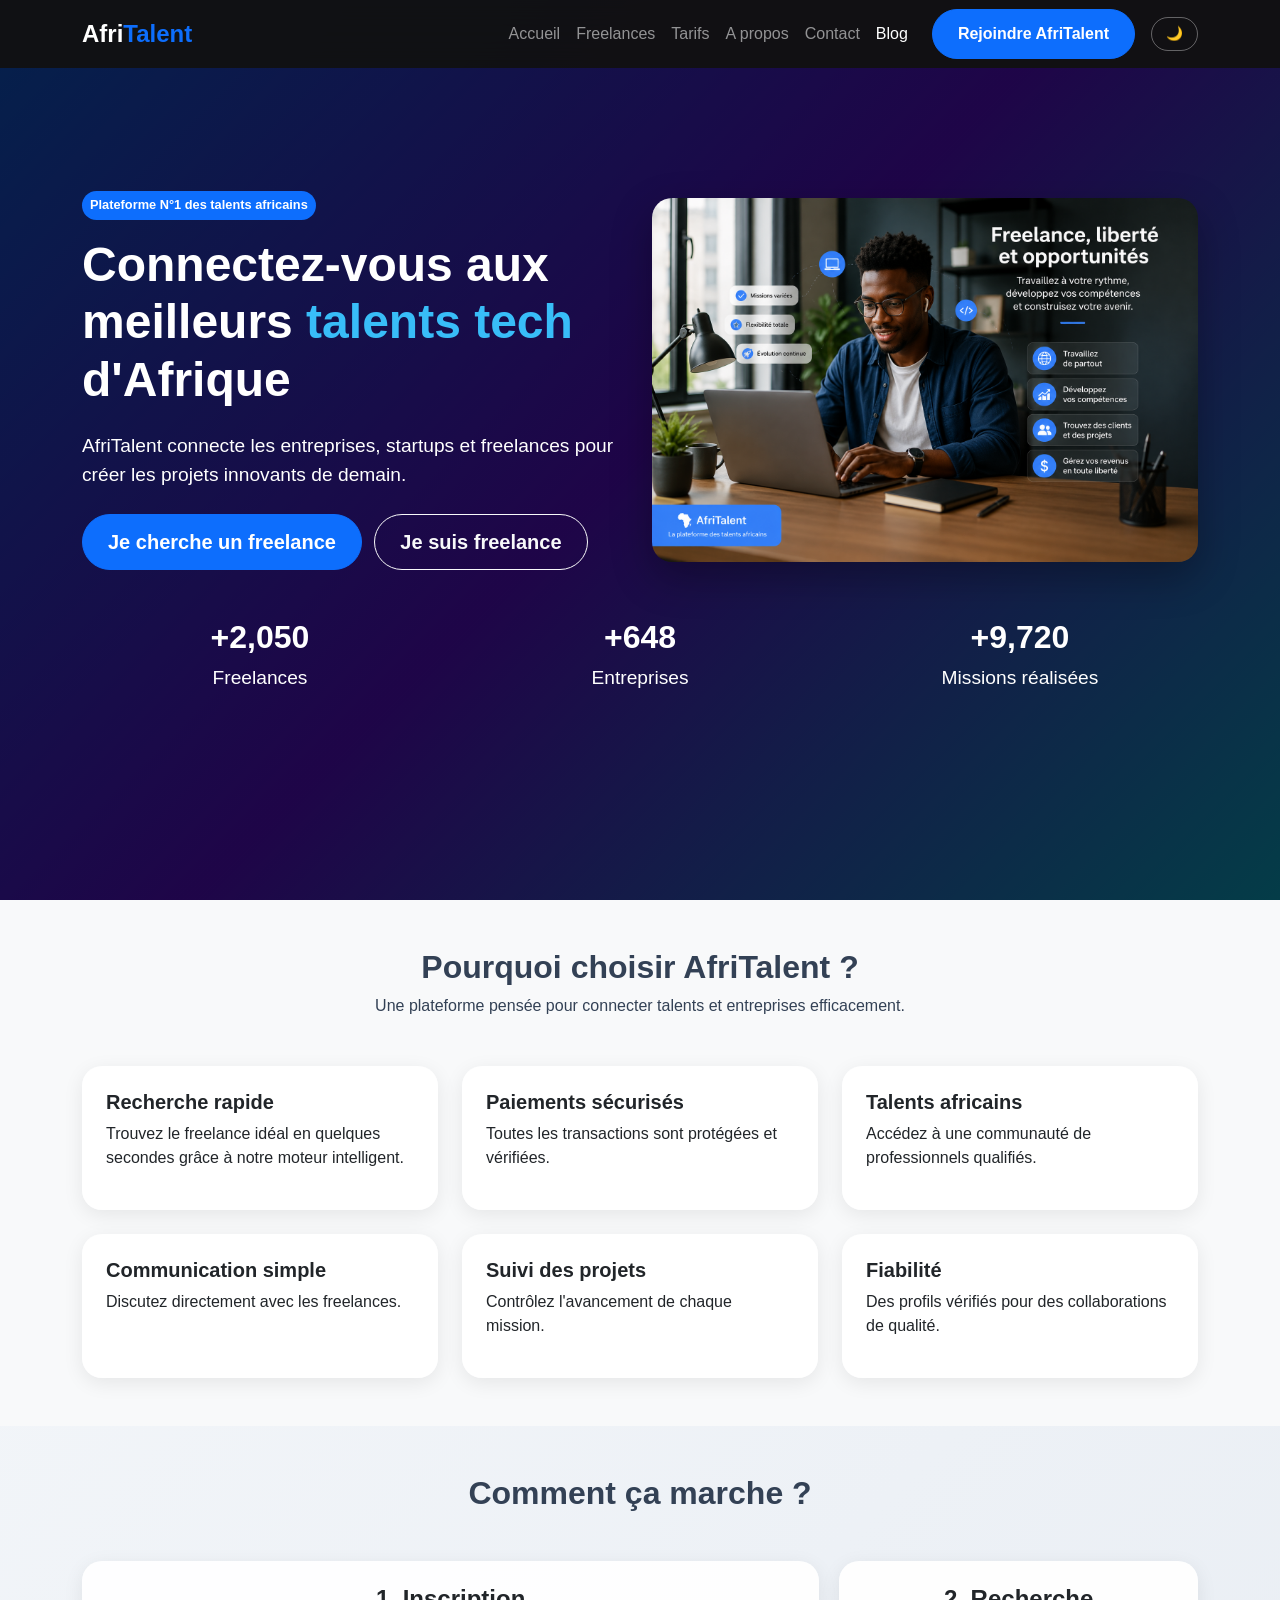
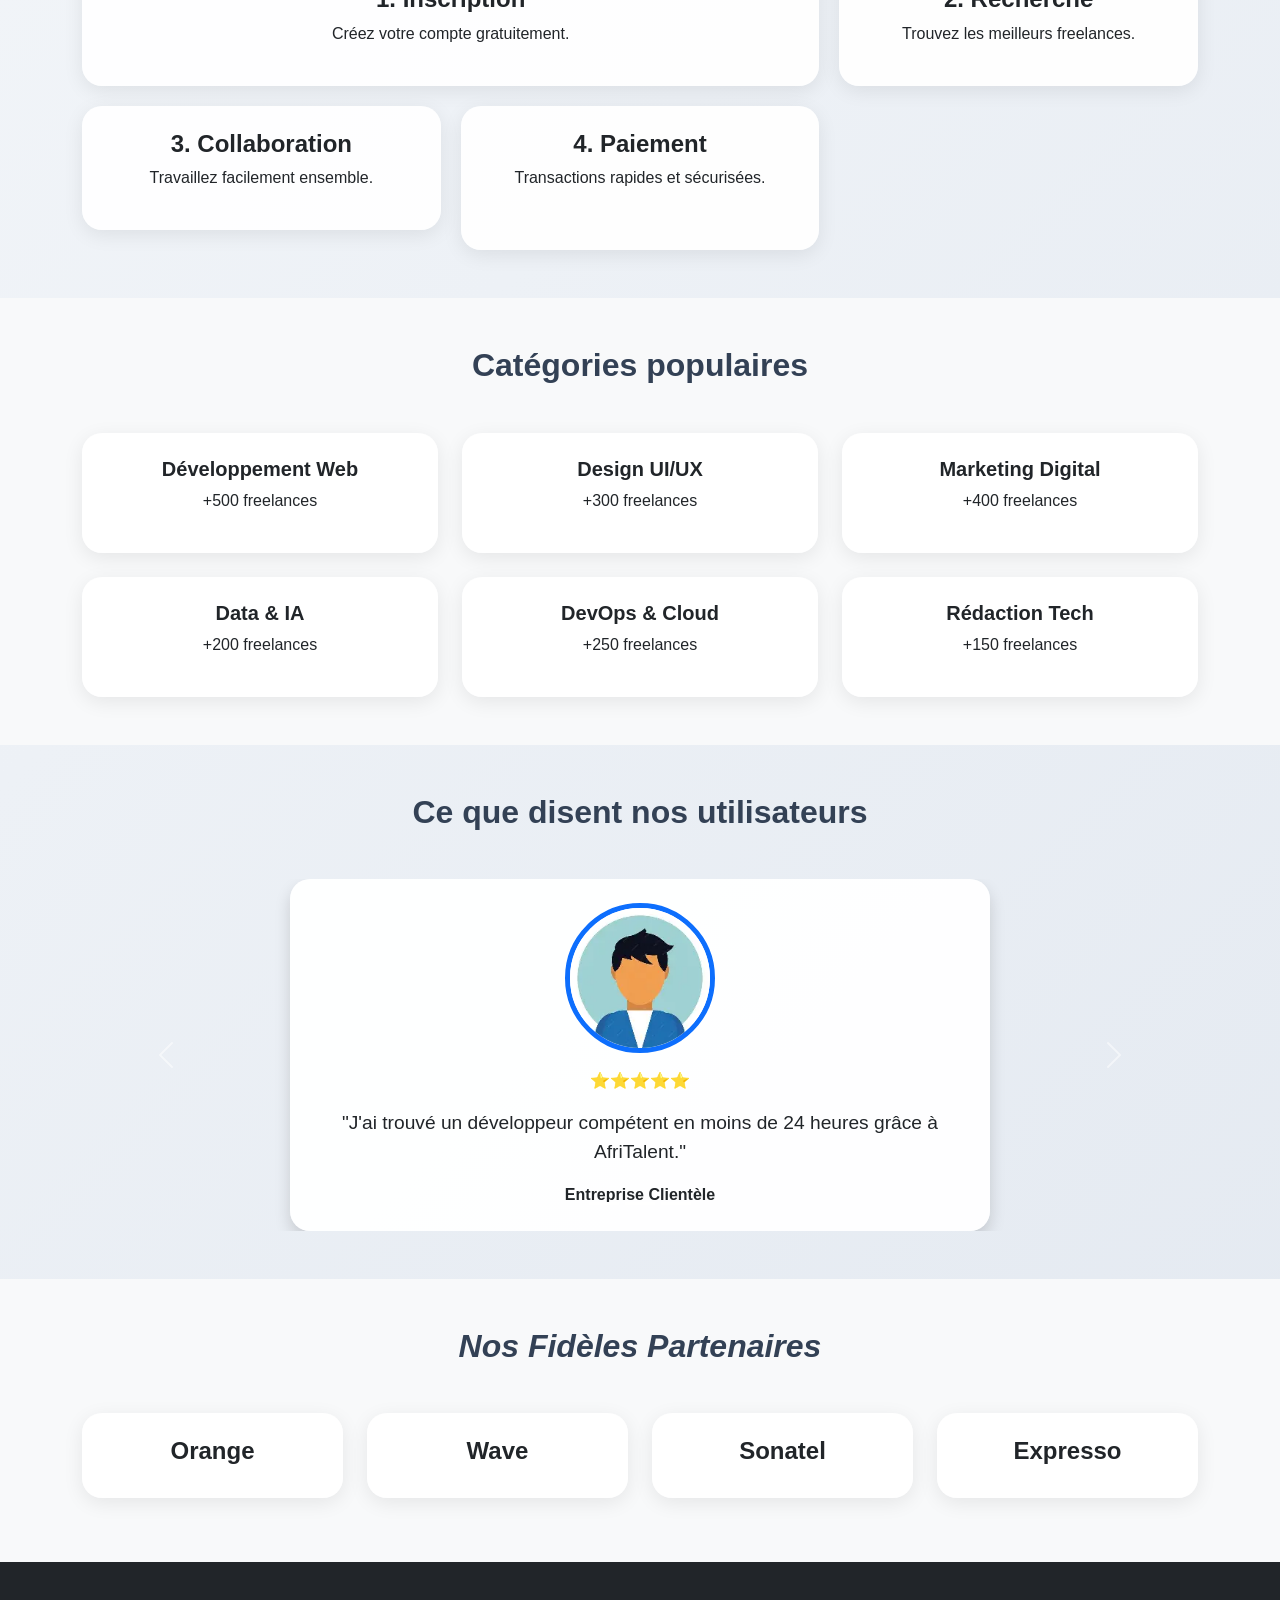
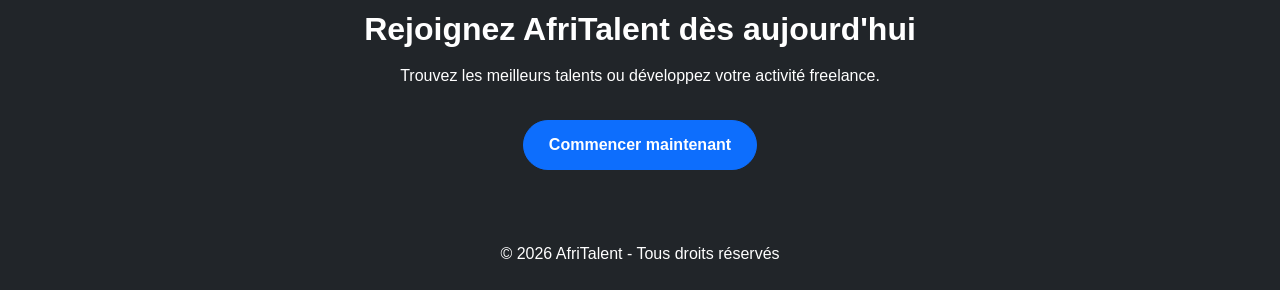
<file: index.html>
<!DOCTYPE html>
<html lang="en">
<head>
    <meta charset="UTF-8">
    <meta name="viewport" content="width=device-width, initial-scale=1.0">
    <title>AfriTalent - Accueil</title>
    <link href="https://cdn.jsdelivr.net/npm/bootstrap@5.3.0/dist/css/bootstrap.min.css" rel="stylesheet">
    <link rel="stylesheet" href="https://cdn.jsdelivr.net/npm/bootstrap-icons@1.11.3/font/bootstrap-icons.min.css">
    <link rel="stylesheet" href="css/style.css">
</head>
<body>

    <div id="loader">
        <div class="spinner"></div>
    </div>
    <button id="topBtn" style="display:none;">↑</button>
    <div id="navOverlay" class="nav-overlay"></div>

    <!-- ================= NAVBAR ================= -->

    <nav class="navbar navbar-expand-lg navbar-dark bg-dark fixed-top">
        <div class="container">
            <a class="navbar-brand fw-bold" href="index.html">
                Afri<span>Talent</span>
            </a>
            <button
                class="navbar-toggler"
                type="button"
                data-bs-toggle="collapse"
                data-bs-target="#navMenu">
                <span class="navbar-toggler-icon"></span>
            </button>
            <div class="collapse navbar-collapse" id="navMenu">
                <ul class="navbar-nav ms-auto align-items-lg-center">
                    <li class="nav-item">
                        <a class="nav-link" href="index.html">
                            Accueil
                        </a>
                    </li>
                    <li class="nav-item">
                        <a class="nav-link" href="freelance.html">
                            Freelances
                        </a>
                    </li>
                    <li class="nav-item">
                        <a class="nav-link" href="tarif.html">
                            Tarifs
                        </a>
                    </li>
                    <li class="nav-item">
                        <a class="nav-link" href="about.html">
                            A propos
                        </a>
                    </li>
                    <li class="nav-item">
                        <a class="nav-link" href="contact.html">
                            Contact
                        </a>
                    </li>
                    <li class="nav-item">
                        <a class="nav-link active" href="blog.html">
                            Blog
                        </a>
                    </li>
                    <!-- BOUTON REJOINDRE -->
                    <li class="nav-item ms-lg-3 mt-3 mt-lg-0">
                        <a href="contact.html"
                        class="btn btn-primary fw-bold">
                            Rejoindre AfriTalent
                        </a>
                    </li>
                    <!-- DARK MODE -->
                    <li class="nav-item ms-lg-2 mt-3 mt-lg-0">
                        <button
                            id="darkModeToggle"
                            class="btn btn-outline-light">
                            🌙
                        </button>
                    </li>
                </ul>
            </div>
        </div>
    </nav>

    <main>

        <!-- HERO -->
        <section id="hero" class="text-white d-flex align-items-center">
            <div class="container">
                <div class="row align-items-center">
                    <div class="col-lg-6 hidden">
                        <span class="badge bg-primary mb-3 p-2">Plateforme N°1 des talents africains</span>
                        <h1>Connectez-vous aux<br>meilleurs <em>talents tech</em> d'Afrique</h1>
                        <p class="mt-4">AfriTalent connecte les entreprises, startups et freelances pour créer les projets innovants de demain.</p>
                        <div class="mt-4">
                            <a href="freelance.html" class="btn btn-primary btn-lg me-2">Je cherche un freelance</a>
                            <a href="contact.html" class="btn btn-outline-light btn-lg">Je suis freelance</a>
                        </div>
                    </div>
                    <div class="col-lg-6 text-center hidden">
                        <img src="images/kng.png" alt="Talents africains" class="img-fluid hero-img">
                    </div>
                </div>
                <div class="row text-center mt-5">
                    <div class="col-md-4">
                        <h2 id="count1">0</h2>
                        <p>Freelances</p>
                    </div>
                    <div class="col-md-4">
                        <h2 id="count2">0</h2>
                        <p>Entreprises</p>
                    </div>
                    <div class="col-md-4">
                        <h2 id="count3">0</h2>
                        <p>Missions réalisées</p>
                    </div>
                </div>
            </div>
        </section>

        <!-- POURQUOI -->
        <section class="py-5 bg-light hidden">
            <div class="container">
                <div class="text-center mb-5">
                    <h2>Pourquoi choisir AfriTalent ?</h2>
                    <p>Une plateforme pensée pour connecter talents et entreprises efficacement.</p>
                </div>
                <div class="row g-4">
                    <div class="col-md-4">
                        <div class="card p-4 h-100">
                            <h5>Recherche rapide</h5>
                            <p>Trouvez le freelance idéal en quelques secondes grâce à notre moteur intelligent.</p>
                        </div>
                    </div>
                    <div class="col-md-4">
                        <div class="card p-4 h-100">
                            <h5>Paiements sécurisés</h5>
                            <p>Toutes les transactions sont protégées et vérifiées.</p>
                        </div>
                    </div>
                    <div class="col-md-4">
                        <div class="card p-4 h-100">
                            <h5>Talents africains</h5>
                            <p>Accédez à une communauté de professionnels qualifiés.</p>
                        </div>
                    </div>
                    <div class="col-md-4">
                        <div class="card p-4 h-100">
                            <h5>Communication simple</h5>
                            <p>Discutez directement avec les freelances.</p>
                        </div>
                    </div>
                    <div class="col-md-4">
                        <div class="card p-4 h-100">
                            <h5>Suivi des projets</h5>
                            <p>Contrôlez l'avancement de chaque mission.</p>
                        </div>
                    </div>
                    <div class="col-md-4">
                        <div class="card p-4 h-100">
                            <h5>Fiabilité</h5>
                            <p>Des profils vérifiés pour des collaborations de qualité.</p>
                        </div>
                    </div>
                </div>
            </div>
        </section>

        <!-- COMMENT ÇA MARCHE -->
        <section class="py-5 text-center hidden">
            <div class="container">
                <h2>Comment ça marche ?</h2>
                <div class="bento mt-5">
                    <div class="card p-4">
                        <h4>1. Inscription</h4>
                        <p>Créez votre compte gratuitement.</p>
                    </div>
                    <div class="card p-4">
                        <h4>2. Recherche</h4>
                        <p>Trouvez les meilleurs freelances.</p>
                    </div>
                    <div class="card p-4">
                        <h4>3. Collaboration</h4>
                        <p>Travaillez facilement ensemble.</p>
                    </div>
                    <div class="card p-4">
                        <h4>4. Paiement</h4>
                        <p>Transactions rapides et sécurisées.</p>
                    </div>
                </div>
            </div>
        </section>

        <!-- CATÉGORIES -->
        <section class="py-5 bg-light hidden">
            <div class="container">
                <div class="text-center mb-5">
                    <h2>Catégories populaires</h2>
                </div>
                <div class="row g-4">
                    <div class="col-md-4">
                        <div class="card p-4 text-center">
                            <h5>Développement Web</h5>
                            <p>+500 freelances</p>
                        </div>
                    </div>
                    <div class="col-md-4">
                        <div class="card p-4 text-center">
                            <h5>Design UI/UX</h5>
                            <p>+300 freelances</p>
                        </div>
                    </div>
                    <div class="col-md-4">
                        <div class="card p-4 text-center">
                            <h5>Marketing Digital</h5>
                            <p>+400 freelances</p>
                        </div>
                    </div>
                    <div class="col-md-4">
                        <div class="card p-4 text-center">
                            <h5>Data & IA</h5>
                            <p>+200 freelances</p>
                        </div>
                    </div>
                    <div class="col-md-4">
                        <div class="card p-4 text-center">
                            <h5>DevOps & Cloud</h5>
                            <p>+250 freelances</p>
                        </div>
                    </div>
                    <div class="col-md-4">
                        <div class="card p-4 text-center">
                            <h5>Rédaction Tech</h5>
                            <p>+150 freelances</p>
                        </div>
                    </div>
                </div>
            </div>
        </section>

        <!-- TÉMOIGNAGES -->
        <section class="py-5 text-center hidden">
            <div class="container">
                <h2 class="mb-5">Ce que disent nos utilisateurs</h2>
                <div id="carouselExample" class="carousel slide" data-bs-ride="carousel">
                    <div class="carousel-indicators">
                        <button type="button" data-bs-target="#carouselExample" data-bs-slide-to="0" class="active"></button>
                        <button type="button" data-bs-target="#carouselExample" data-bs-slide-to="1"></button>
                        <button type="button" data-bs-target="#carouselExample" data-bs-slide-to="2"></button>
                    </div>
                    <div class="carousel-inner">
                        <div class="carousel-item active">
                            <div class="card p-4 shadow border-0 mx-auto" style="max-width:700px;">
                                <img src="images/AVATAR 2.webp" alt="Avatar2" class="rounded-circle mx-auto mb-3" width="100" height="100">
                                <div class="mb-3">⭐⭐⭐⭐⭐</div>
                                <p>"J'ai trouvé un développeur compétent en moins de 24 heures grâce à AfriTalent."</p>
                                <strong>Entreprise Clientèle</strong>
                            </div>
                        </div>
                        <div class="carousel-item">
                            <div class="card p-4 shadow border-0 mx-auto" style="max-width:700px;">
                                <img src="images/avatar 1.webp" alt="Avatar1" class="rounded-circle mx-auto mb-3" width="100" height="100">
                                <div class="mb-3">⭐⭐⭐⭐⭐</div>
                                <p>"La plateforme est intuitive et facilite énormément le recrutement."</p>
                                <strong>Société partenaire</strong>
                            </div>
                        </div>
                        <div class="carousel-item">
                            <div class="card p-4 shadow border-0 mx-auto" style="max-width:700px;">
                                <img src="images/avatar 3.webp" alt="Avatar3" class="rounded-circle mx-auto mb-3" width="100" height="100">
                                <div class="mb-3">⭐⭐⭐⭐☆</div>
                                <p>"Mes premières missions sont arrivées quelques jours après mon inscription."</p>
                                <strong>Freelance vérifié</strong>
                            </div>
                        </div>
                    </div>
                    <button class="carousel-control-prev" type="button" data-bs-target="#carouselExample" data-bs-slide="prev"><span class="carousel-control-prev-icon"></span></button>
                    <button class="carousel-control-next" type="button" data-bs-target="#carouselExample" data-bs-slide="next"><span class="carousel-control-next-icon"></span></button>
                </div>
            </div>
        </section>

        <!-- PARTENAIRES -->
        <section class="py-5 bg-light text-center hidden">
            <div class="container">
                <h2 class="mb-5"><i>Nos Fidèles Partenaires</i></h2>
                <div class="row">
                    <div class="col-md-3 mb-3">
                        <div class="card p-4">
                            <h4>Orange</h4>
                        </div>
                    </div>
                    <div class="col-md-3 mb-3">
                        <div class="card p-4">
                            <h4>Wave</h4>
                        </div>
                    </div>
                    <div class="col-md-3 mb-3">
                        <div class="card p-4">
                            <h4>Sonatel</h4>
                        </div>
                    </div>
                    <div class="col-md-3 mb-3">
                        <div class="card p-4">
                            <h4>Expresso</h4>
                        </div>
                    </div>
                </div>
            </div>
        </section>
        <!-- CTA -->
        <section class="bg-dark text-white text-center py-5 hidden">
            <div class="container">
                <h2>Rejoignez AfriTalent dès aujourd'hui</h2>
                <p class="mt-3">Trouvez les meilleurs talents ou développez votre activité freelance.</p>
                <a href="contact.html" class="btn btn-primary mt-3">Commencer maintenant</a>
            </div>
        </section>

    </main>

    <footer class="bg-dark text-white text-center p-4">
        <p class="mb-0">© <span id="currentYear"></span> AfriTalent - Tous droits réservés</p>
    </footer>

    <script src="https://cdn.jsdelivr.net/npm/bootstrap@5.3.0/dist/js/bootstrap.bundle.min.js"></script>
    <script src="js/main.js"></script>
</body>
</html>
</file>
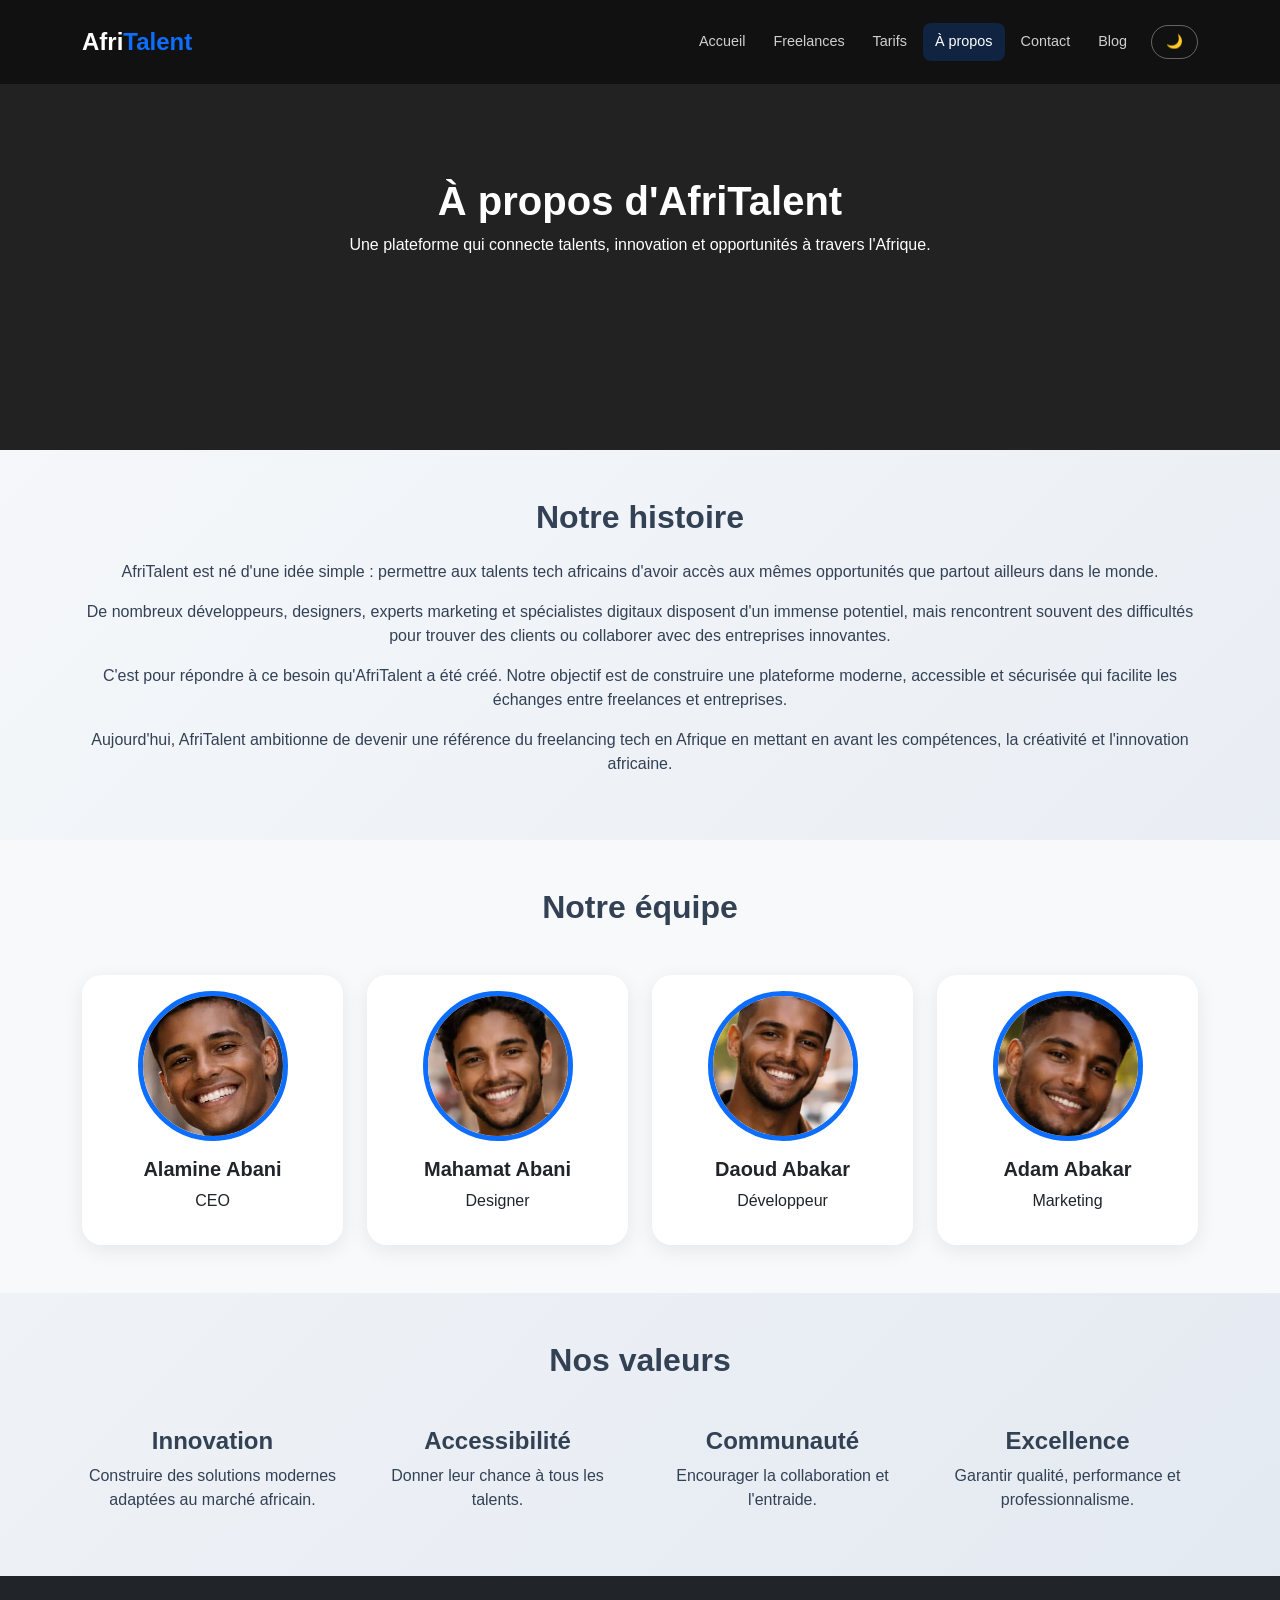
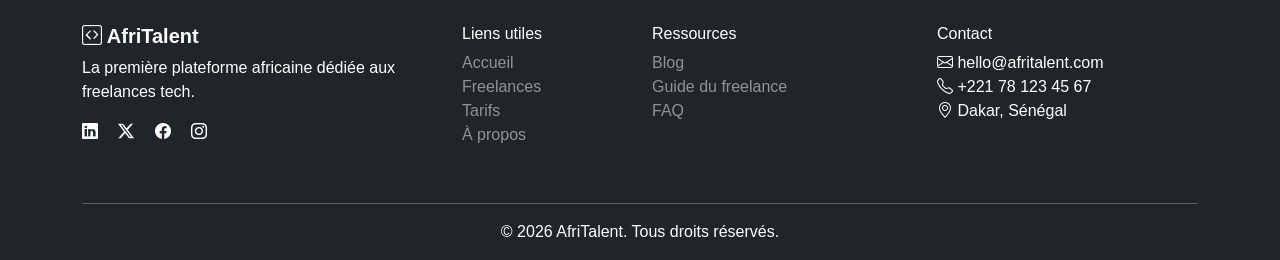
<file: about.html>
<!DOCTYPE html>
<html lang="fr">
<head>
    <meta charset="UTF-8">
    <meta name="viewport" content="width=device-width, initial-scale=1.0">
    <title>AfriTalent - À propos</title>
    <link href="https://cdn.jsdelivr.net/npm/bootstrap@5.3.0/dist/css/bootstrap.min.css" rel="stylesheet">
    <link rel="stylesheet" href="https://cdn.jsdelivr.net/npm/bootstrap-icons@1.11.3/font/bootstrap-icons.min.css">
    <link rel="stylesheet" href="css/style.css">
</head>
<body>

    <div id="loader"><div class="spinner"></div></div>
    <button id="topBtn" style="display:none;">↑</button>
    <div id="navOverlay" class="nav-overlay"></div>

    <nav class="navbar fixed-top">
        <div class="container d-flex align-items-center justify-content-between py-2">
            <a class="navbar-brand text-white fw-bold" href="index.html">Afri<span>Talent</span></a>
            <button class="burger-btn" id="burgerBtn" aria-label="Menu">
                <span class="bar"></span><span class="bar"></span><span class="bar"></span>
            </button>
            <div class="nav-menu" id="navMenu">
                <a class="nav-link" href="index.html">Accueil</a>
                <a class="nav-link" href="freelance.html">Freelances</a>
                <a class="nav-link" href="tarif.html">Tarifs</a>
                <a class="nav-link active" href="about.html">À propos</a>
                <a class="nav-link" href="contact.html">Contact</a>
                <a class="nav-link" href="blog.html">Blog</a>
                <button id="darkModeToggle">🌙</button>
            </div>
        </div>
    </nav>

    <main>

        <section class="text-center text-white d-flex align-items-center" style="height:50vh; background:#222;">
            <div class="container">
                <h1>À propos d'AfriTalent</h1>
                <p>Une plateforme qui connecte talents, innovation et opportunités à travers l'Afrique.</p>
            </div>
        </section>

        <section class="py-5 hidden">
            <div class="container">
                <h2 class="mb-4 text-center">Notre histoire</h2>
                <p class="text-center">AfriTalent est né d'une idée simple : permettre aux talents tech africains d'avoir accès aux mêmes opportunités que partout ailleurs dans le monde.</p>
                <p class="text-center">De nombreux développeurs, designers, experts marketing et spécialistes digitaux disposent d'un immense potentiel, mais rencontrent souvent des difficultés pour trouver des clients ou collaborer avec des entreprises innovantes.</p>
                <p class="text-center">C'est pour répondre à ce besoin qu'AfriTalent a été créé. Notre objectif est de construire une plateforme moderne, accessible et sécurisée qui facilite les échanges entre freelances et entreprises.</p>
                <p class="text-center">Aujourd'hui, AfriTalent ambitionne de devenir une référence du freelancing tech en Afrique en mettant en avant les compétences, la créativité et l'innovation africaine.</p>
            </div>
        </section>

        <section class="py-5 bg-light text-center hidden">
            <div class="container">
                <h2>Notre équipe</h2>
                <div class="row mt-4 g-4">
                    <div class="col-md-3">
                        <div class="card p-3 h-100">
                            <img src="images/im7.jpeg" class="rounded-circle mx-auto" width="150" height="150" alt="Alamine Abani">
                            <h5 class="mt-3">Alamine Abani</h5><p>CEO</p>
                        </div>
                    </div>
                    <div class="col-md-3">
                        <div class="card p-3 h-100">
                            <img src="images/im8.jpeg" class="rounded-circle mx-auto" width="150" height="150" alt="Mahamat Abani">
                            <h5 class="mt-3">Mahamat Abani</h5><p>Designer</p>
                        </div>
                    </div>
                    <div class="col-md-3">
                        <div class="card p-3 h-100">
                            <img src="images/im9.jpeg" class="rounded-circle mx-auto" width="150" height="150" alt="Daoud Abakar">
                            <h5 class="mt-3">Daoud Abakar</h5><p>Développeur</p>
                        </div>
                    </div>
                    <div class="col-md-3">
                        <div class="card p-3 h-100">
                            <img src="images/im10.jpeg" class="rounded-circle mx-auto" width="150" height="150" alt="Adam Abakar">
                            <h5 class="mt-3">Adam Abakar</h5><p>Marketing</p>
                        </div>
                    </div>
                </div>
            </div>
        </section>

        <section class="py-5 text-center hidden">
            <div class="container">
                <h2>Nos valeurs</h2>
                <div class="row mt-5">
                    <div class="col-md-3">
                        <h4>Innovation</h4>
                        <p>Construire des solutions modernes adaptées au marché africain.</p>
                    </div>
                    <div class="col-md-3">
                        <h4>Accessibilité</h4>
                        <p>Donner leur chance à tous les talents.</p>
                    </div>
                    <div class="col-md-3">
                        <h4>Communauté</h4>
                        <p>Encourager la collaboration et l'entraide.</p>
                    </div>
                    <div class="col-md-3">
                        <h4>Excellence</h4>
                        <p>Garantir qualité, performance et professionnalisme.</p>
                    </div>
                </div>
            </div>
        </section>

    </main>

    <footer class="bg-dark text-white pt-5 pb-3">
        <div class="container">
            <div class="row">
                <div class="col-md-4 mb-4">
                    <h5><i class="bi bi-code-square"></i> AfriTalent</h5>
                    <p>La première plateforme africaine dédiée aux freelances tech.</p>
                    <a href="#" class="text-white me-3"><i class="bi bi-linkedin"></i></a>
                    <a href="#" class="text-white me-3"><i class="bi bi-twitter-x"></i></a>
                    <a href="#" class="text-white me-3"><i class="bi bi-facebook"></i></a>
                    <a href="#" class="text-white"><i class="bi bi-instagram"></i></a>
                </div>
                <div class="col-md-2 mb-4">
                    <h6>Liens utiles</h6>
                    <ul class="list-unstyled">
                        <li><a href="index.html" class="text-white-50 text-decoration-none">Accueil</a></li>
                        <li><a href="freelance.html" class="text-white-50 text-decoration-none">Freelances</a></li>
                        <li><a href="tarif.html" class="text-white-50 text-decoration-none">Tarifs</a></li>
                        <li><a href="about.html" class="text-white-50 text-decoration-none">À propos</a></li>
                    </ul>
                </div>
                <div class="col-md-3 mb-4">
                    <h6>Ressources</h6>
                    <ul class="list-unstyled">
                        <li><a href="blog.html" class="text-white-50 text-decoration-none">Blog</a></li>
                        <li><a href="#" class="text-white-50 text-decoration-none">Guide du freelance</a></li>
                        <li><a href="#" class="text-white-50 text-decoration-none">FAQ</a></li>
                    </ul>
                </div>
                <div class="col-md-3 mb-4">
                    <h6>Contact</h6>
                    <ul class="list-unstyled">
                        <li><i class="bi bi-envelope"></i> hello@afritalent.com</li>
                        <li><i class="bi bi-telephone"></i> +221 78 123 45 67</li>
                        <li><i class="bi bi-geo-alt"></i> Dakar, Sénégal</li>
                    </ul>
                </div>
            </div>
            <hr>
            <p class="text-center mb-0">© <span id="currentYear"></span> AfriTalent. Tous droits réservés.</p>
        </div>
    </footer>

    <script src="https://cdn.jsdelivr.net/npm/bootstrap@5.3.0/dist/js/bootstrap.bundle.min.js"></script>
    <script src="js/main.js"></script>
</body>
</html>
</file>
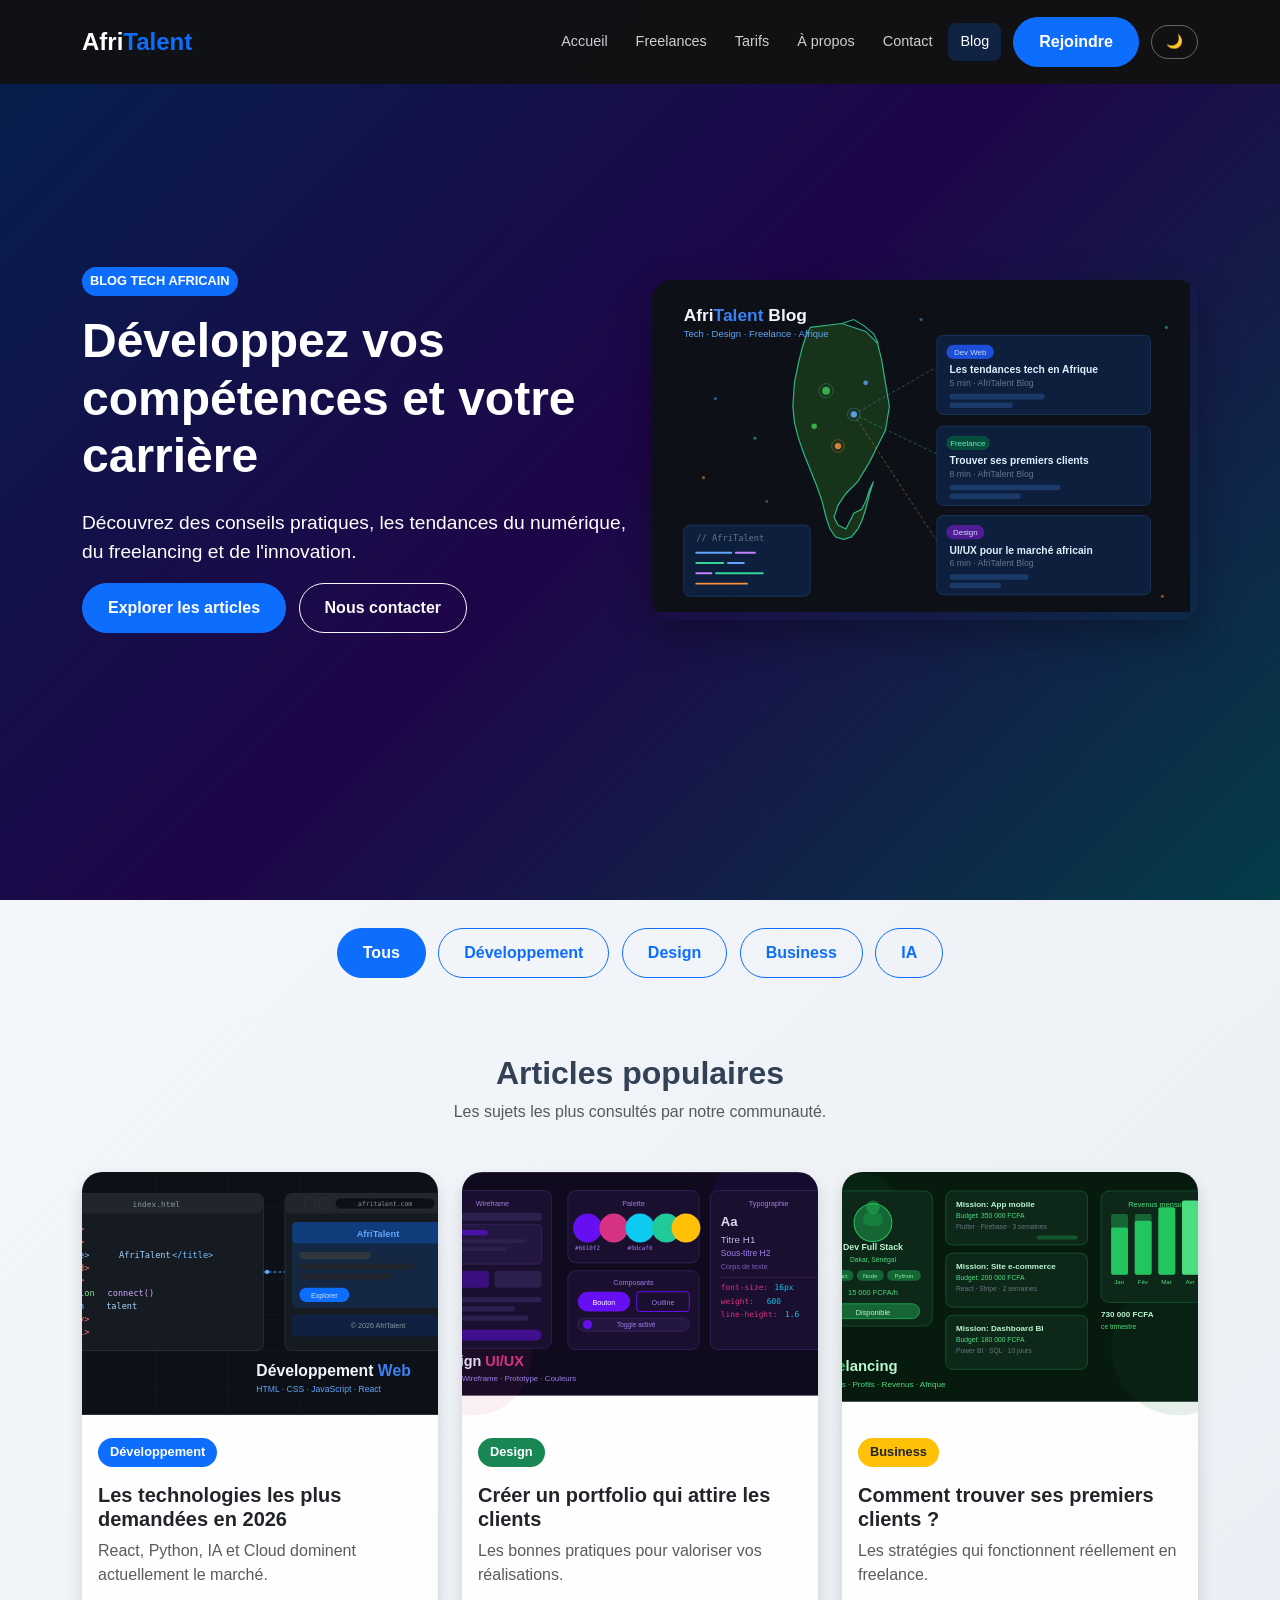
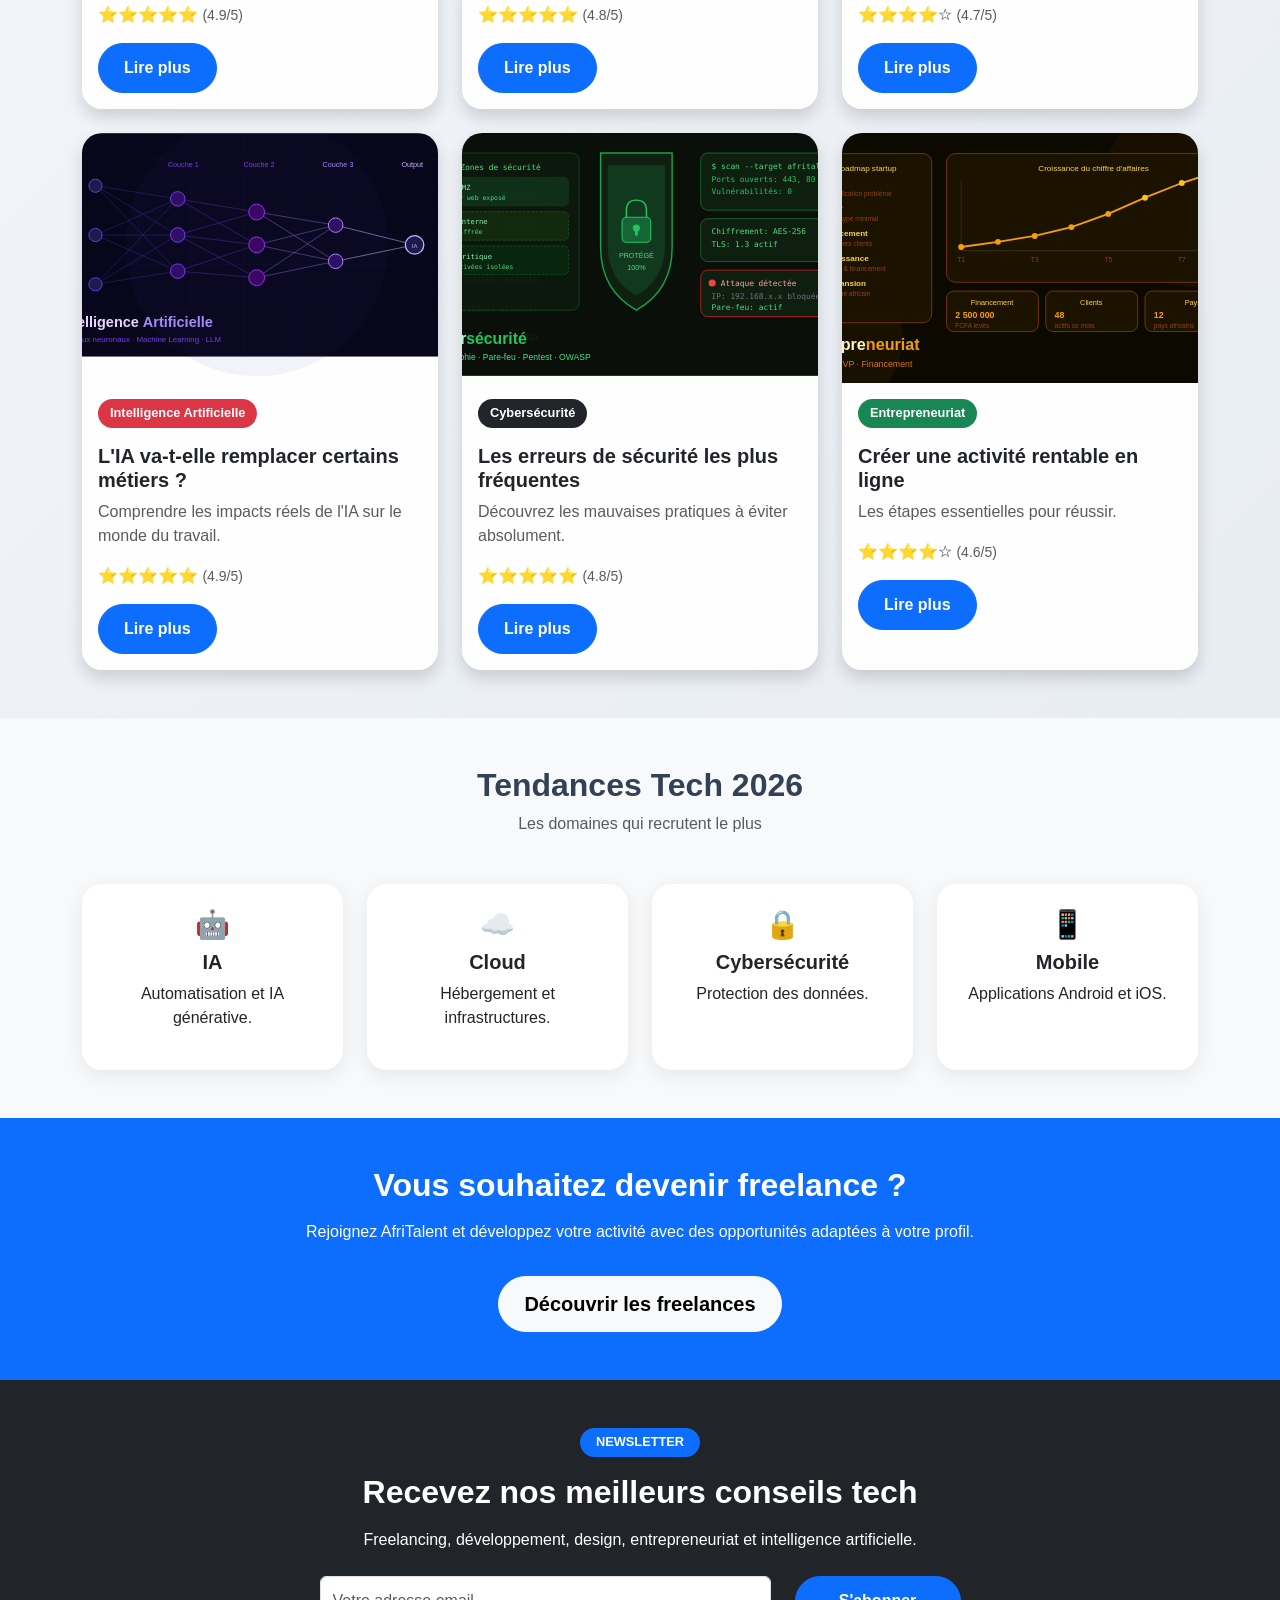
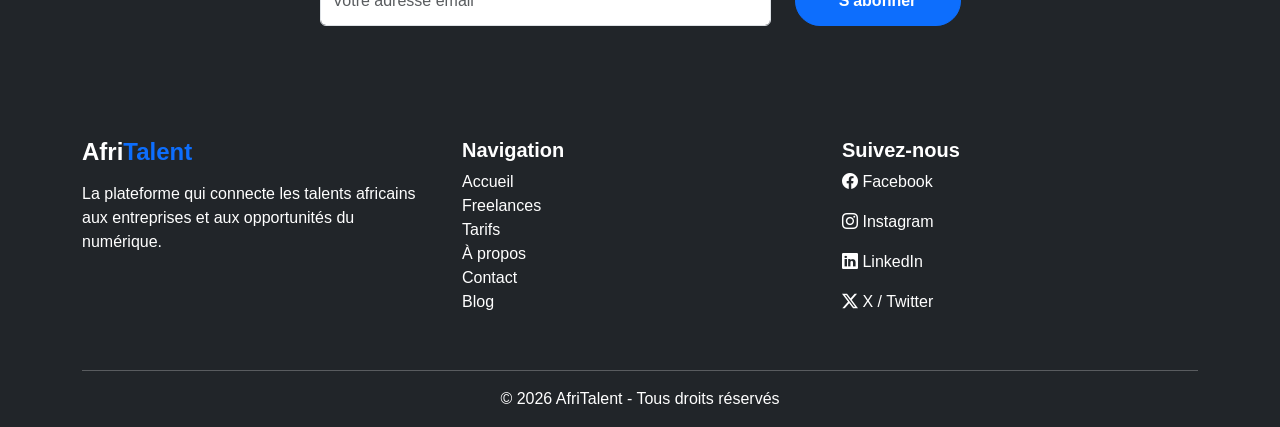
<file: blog.html>
<!DOCTYPE html>
<html lang="fr">
<head>
    <meta charset="UTF-8">
    <meta name="viewport" content="width=device-width, initial-scale=1.0">
    <title>AfriTalent - Blog</title>
    <link href="https://cdn.jsdelivr.net/npm/bootstrap@5.3.0/dist/css/bootstrap.min.css" rel="stylesheet">
    <link rel="stylesheet" href="https://cdn.jsdelivr.net/npm/bootstrap-icons@1.11.3/font/bootstrap-icons.min.css">
    <link rel="stylesheet" href="css/style.css">
</head>
<body>

    <div id="loader"><div class="spinner"></div></div>
    <button id="topBtn" style="display:none;">↑</button>
    <div id="navOverlay" class="nav-overlay"></div>

    <nav class="navbar fixed-top">
        <div class="container d-flex align-items-center justify-content-between py-2">
            <a class="navbar-brand text-white fw-bold" href="index.html">Afri<span class="text-primary">Talent</span></a>
            <button class="burger-btn" id="burgerBtn" aria-label="Menu">
                <span class="bar"></span><span class="bar"></span><span class="bar"></span>
            </button>
            <div class="nav-menu" id="navMenu">
                <a class="nav-link" href="index.html">Accueil</a>
                <a class="nav-link" href="freelance.html">Freelances</a>
                <a class="nav-link" href="tarif.html">Tarifs</a>
                <a class="nav-link" href="about.html">À propos</a>
                <a class="nav-link" href="contact.html">Contact</a>
                <a class="nav-link active" href="blog.html">Blog</a>
                <a href="contact.html" class="btn btn-primary mt-2 mt-lg-0 ms-lg-2">Rejoindre</a>
                <button id="darkModeToggle">🌙</button>
            </div>
        </div>
    </nav>

    <main>

        <!-- HERO -->
        <section id="hero" class="text-white d-flex align-items-center">
            <div class="container">
                <div class="row align-items-center">
                    <div class="col-lg-6 hidden">
                        <span class="badge bg-primary p-2 mb-3">BLOG TECH AFRICAIN</span>
                        <h1>Développez vos compétences et votre carrière</h1>
                        <p class="lead mt-4">Découvrez des conseils pratiques, les tendances du numérique, du freelancing et de l'innovation.</p>
                        <a href="#articles" class="btn btn-primary me-2">Explorer les articles</a>
                        <a href="contact.html" class="btn btn-outline-light">Nous contacter</a>
                    </div>
                    <div class="col-lg-6 text-center hidden">
                        <img src="images/afritalent_blog_hero.svg" alt="Blog AfriTalent" class="img-fluid hero-img">
                    </div>
                </div>
            </div>
        </section>

        <!-- FILTRES BLOG -->
        <!-- FIX: classe blog-filter-btn pour éviter le conflit avec filter-btn des freelances -->
        <section class="py-4 text-center">
            <div class="container">
                <button class="btn btn-primary blog-filter-btn m-1" data-category="all">Tous</button>
                <button class="btn btn-outline-primary blog-filter-btn m-1" data-category="dev">Développement</button>
                <button class="btn btn-outline-primary blog-filter-btn m-1" data-category="design">Design</button>
                <button class="btn btn-outline-primary blog-filter-btn m-1" data-category="business">Business</button>
                <button class="btn btn-outline-primary blog-filter-btn m-1" data-category="ia">IA</button>
            </div>
        </section>

        <!-- ARTICLES -->
        <section id="articles" class="py-5">
            <div class="container">
                <div class="text-center mb-5">
                    <h2 class="fw-bold">Articles populaires</h2>
                    <p class="text-muted">Les sujets les plus consultés par notre communauté.</p>
                </div>
                <div class="row g-4">

                    <div class="col-lg-4 col-md-6 article-card" data-category="dev">
                        <div class="card border-0 shadow h-100">
                            <img src="images/blog_dev_web.svg" class="card-img-top" alt="Développement Web">
                            <div class="card-body">
                                <span class="badge bg-primary mb-3">Développement</span>
                                <h5 class="fw-bold">Les technologies les plus demandées en 2026</h5>
                                <p class="text-muted">React, Python, IA et Cloud dominent actuellement le marché.</p>
                                <div class="mb-3">⭐⭐⭐⭐⭐ <small class="text-muted">(4.9/5)</small></div>
                                <button class="btn btn-primary" data-bs-toggle="collapse" data-bs-target="#article1">Lire plus</button>
                                <div class="collapse mt-3" id="article1">
                                    <hr>
                                    <p>Les entreprises recherchent principalement des profils capables de développer des applications modernes et sécurisées.</p>
                                    <p>React, Node.js, Python, l'IA générative et la cybersécurité figurent parmi les compétences les plus recherchées.</p>
                                </div>
                            </div>
                        </div>
                    </div>

                    <div class="col-lg-4 col-md-6 article-card" data-category="design">
                        <div class="card border-0 shadow h-100">
                            <img src="images/blog_design_uiux.svg" class="card-img-top" alt="Design UI UX">
                            <div class="card-body">
                                <span class="badge bg-success mb-3">Design</span>
                                <h5 class="fw-bold">Créer un portfolio qui attire les clients</h5>
                                <p class="text-muted">Les bonnes pratiques pour valoriser vos réalisations.</p>
                                <div class="mb-3">⭐⭐⭐⭐⭐ <small class="text-muted">(4.8/5)</small></div>
                                <button class="btn btn-primary" data-bs-toggle="collapse" data-bs-target="#article2">Lire plus</button>
                                <div class="collapse mt-3" id="article2">
                                    <hr>
                                    <p>Un bon portfolio doit être rapide, responsive et facile à parcourir.</p>
                                    <p>Présentez uniquement vos meilleurs projets et expliquez votre rôle dans chacun d'eux.</p>
                                </div>
                            </div>
                        </div>
                    </div>

                    <div class="col-lg-4 col-md-6 article-card" data-category="business">
                        <div class="card border-0 shadow h-100">
                            <img src="images/blog_freelancing.svg" class="card-img-top" alt="Freelancing">
                            <div class="card-body">
                                <span class="badge bg-warning text-dark mb-3">Business</span>
                                <h5 class="fw-bold">Comment trouver ses premiers clients ?</h5>
                                <p class="text-muted">Les stratégies qui fonctionnent réellement en freelance.</p>
                                <div class="mb-3">⭐⭐⭐⭐☆ <small class="text-muted">(4.7/5)</small></div>
                                <button class="btn btn-primary" data-bs-toggle="collapse" data-bs-target="#article3">Lire plus</button>
                                <div class="collapse mt-3" id="article3">
                                    <hr>
                                    <p>LinkedIn, Upwork et les réseaux professionnels restent des moyens efficaces pour trouver des missions.</p>
                                    <p>Publiez régulièrement vos réalisations afin de renforcer votre visibilité.</p>
                                </div>
                            </div>
                        </div>
                    </div>

                    <div class="col-lg-4 col-md-6 article-card" data-category="ia">
                        <div class="card border-0 shadow h-100">
                            <img src="images/blog_ia.svg" class="card-img-top" alt="Intelligence Artificielle">
                            <div class="card-body">
                                <span class="badge bg-danger mb-3">Intelligence Artificielle</span>
                                <h5 class="fw-bold">L'IA va-t-elle remplacer certains métiers ?</h5>
                                <p class="text-muted">Comprendre les impacts réels de l'IA sur le monde du travail.</p>
                                <div class="mb-3">⭐⭐⭐⭐⭐ <small class="text-muted">(4.9/5)</small></div>
                                <button class="btn btn-primary" data-bs-toggle="collapse" data-bs-target="#article4">Lire plus</button>
                                <div class="collapse mt-3" id="article4">
                                    <hr>
                                    <p>L'IA automatise certaines tâches, mais crée également de nouvelles opportunités professionnelles.</p>
                                    <p>Les métiers qui combinent expertise humaine et outils IA seront les plus recherchés.</p>
                                </div>
                            </div>
                        </div>
                    </div>

                    <div class="col-lg-4 col-md-6 article-card" data-category="dev">
                        <div class="card border-0 shadow h-100">
                            <img src="images/blog_cybersecurite.svg" class="card-img-top" alt="Cybersécurité">
                            <div class="card-body">
                                <span class="badge bg-dark mb-3">Cybersécurité</span>
                                <h5 class="fw-bold">Les erreurs de sécurité les plus fréquentes</h5>
                                <p class="text-muted">Découvrez les mauvaises pratiques à éviter absolument.</p>
                                <div class="mb-3">⭐⭐⭐⭐⭐ <small class="text-muted">(4.8/5)</small></div>
                                <button class="btn btn-primary" data-bs-toggle="collapse" data-bs-target="#article5">Lire plus</button>
                                <div class="collapse mt-3" id="article5">
                                    <hr>
                                    <p>Les mots de passe faibles, les logiciels obsolètes et le phishing restent les principales menaces.</p>
                                </div>
                            </div>
                        </div>
                    </div>

                    <div class="col-lg-4 col-md-6 article-card" data-category="business">
                        <div class="card border-0 shadow h-100">
                            <img src="images/blog_entrepreneuriat.svg" class="card-img-top" alt="Entrepreneuriat">
                            <div class="card-body">
                                <span class="badge bg-success mb-3">Entrepreneuriat</span>
                                <h5 class="fw-bold">Créer une activité rentable en ligne</h5>
                                <p class="text-muted">Les étapes essentielles pour réussir.</p>
                                <div class="mb-3">⭐⭐⭐⭐☆ <small class="text-muted">(4.6/5)</small></div>
                                <button class="btn btn-primary" data-bs-toggle="collapse" data-bs-target="#article6">Lire plus</button>
                                <div class="collapse mt-3" id="article6">
                                    <hr>
                                    <p>Une bonne stratégie marketing, une offre claire et une présence digitale forte sont indispensables.</p>
                                </div>
                            </div>
                        </div>
                    </div>

                </div>
            </div>
        </section>

        <!-- TENDANCES -->
        <section class="py-5 bg-light hidden">
            <div class="container">
                <div class="text-center mb-5">
                    <h2 class="fw-bold">Tendances Tech 2026</h2>
                    <p class="text-muted">Les domaines qui recrutent le plus</p>
                </div>
                <div class="row text-center g-4">
                    <div class="col-md-3"><div class="card p-4 h-100"><h3>🤖</h3><h5>IA</h5><p>Automatisation et IA générative.</p></div></div>
                    <div class="col-md-3"><div class="card p-4 h-100"><h3>☁️</h3><h5>Cloud</h5><p>Hébergement et infrastructures.</p></div></div>
                    <div class="col-md-3"><div class="card p-4 h-100"><h3>🔒</h3><h5>Cybersécurité</h5><p>Protection des données.</p></div></div>
                    <div class="col-md-3"><div class="card p-4 h-100"><h3>📱</h3><h5>Mobile</h5><p>Applications Android et iOS.</p></div></div>
                </div>
            </div>
        </section>

        <!-- CTA -->
        <section class="bg-primary text-white text-center py-5 hidden">
            <div class="container">
                <h2 class="fw-bold">Vous souhaitez devenir freelance ?</h2>
                <p class="mt-3">Rejoignez AfriTalent et développez votre activité avec des opportunités adaptées à votre profil.</p>
                <a href="freelance.html" class="btn btn-light btn-lg mt-3">Découvrir les freelances</a>
            </div>
        </section>

        <!-- NEWSLETTER -->
        <section class="bg-dark text-white text-center py-5 hidden">
            <div class="container">
                <span class="badge bg-primary p-2 px-3 mb-3">NEWSLETTER</span>
                <h2 class="fw-bold">Recevez nos meilleurs conseils tech</h2>
                <p class="mt-3 mb-4">Freelancing, développement, design, entrepreneuriat et intelligence artificielle.</p>
                <!-- FIX: id ajouté pour éviter le conflit avec le form contact -->
                <div class="row justify-content-center">
                    <div class="col-md-5 mb-3">
                        <input type="email" class="form-control" placeholder="Votre adresse email">
                    </div>
                    <div class="col-md-2">
                        <button type="button" class="btn btn-primary w-100">S'abonner</button>
                    </div>
                </div>
            </div>
        </section>

    </main>

    <footer class="bg-dark text-white pt-5 pb-3">
        <div class="container">
            <div class="row">
                <div class="col-lg-4 mb-4">
                    <h4 class="fw-bold">Afri<span class="text-primary">Talent</span></h4>
                    <p class="mt-3">La plateforme qui connecte les talents africains aux entreprises et aux opportunités du numérique.</p>
                </div>
                <div class="col-lg-4 mb-4">
                    <h5>Navigation</h5>
                    <ul class="list-unstyled">
                        <li><a href="index.html" class="text-white text-decoration-none">Accueil</a></li>
                        <li><a href="freelance.html" class="text-white text-decoration-none">Freelances</a></li>
                        <li><a href="tarif.html" class="text-white text-decoration-none">Tarifs</a></li>
                        <li><a href="about.html" class="text-white text-decoration-none">À propos</a></li>
                        <li><a href="contact.html" class="text-white text-decoration-none">Contact</a></li>
                        <li><a href="blog.html" class="text-white text-decoration-none">Blog</a></li>
                    </ul>
                </div>
                <div class="col-lg-4 mb-4">
                    <h5>Suivez-nous</h5>
                    <p><i class="bi bi-facebook"></i> Facebook</p>
                    <p><i class="bi bi-instagram"></i> Instagram</p>
                    <p><i class="bi bi-linkedin"></i> LinkedIn</p>
                    <p><i class="bi bi-twitter-x"></i> X / Twitter</p>
                </div>
            </div>
            <hr>
            <p class="text-center mb-0">© <span id="currentYear"></span> AfriTalent - Tous droits réservés</p>
        </div>
    </footer>

    <script src="https://cdn.jsdelivr.net/npm/bootstrap@5.3.0/dist/js/bootstrap.bundle.min.js"></script>
    <script src="js/main.js"></script>
</body>
</html>
</file>
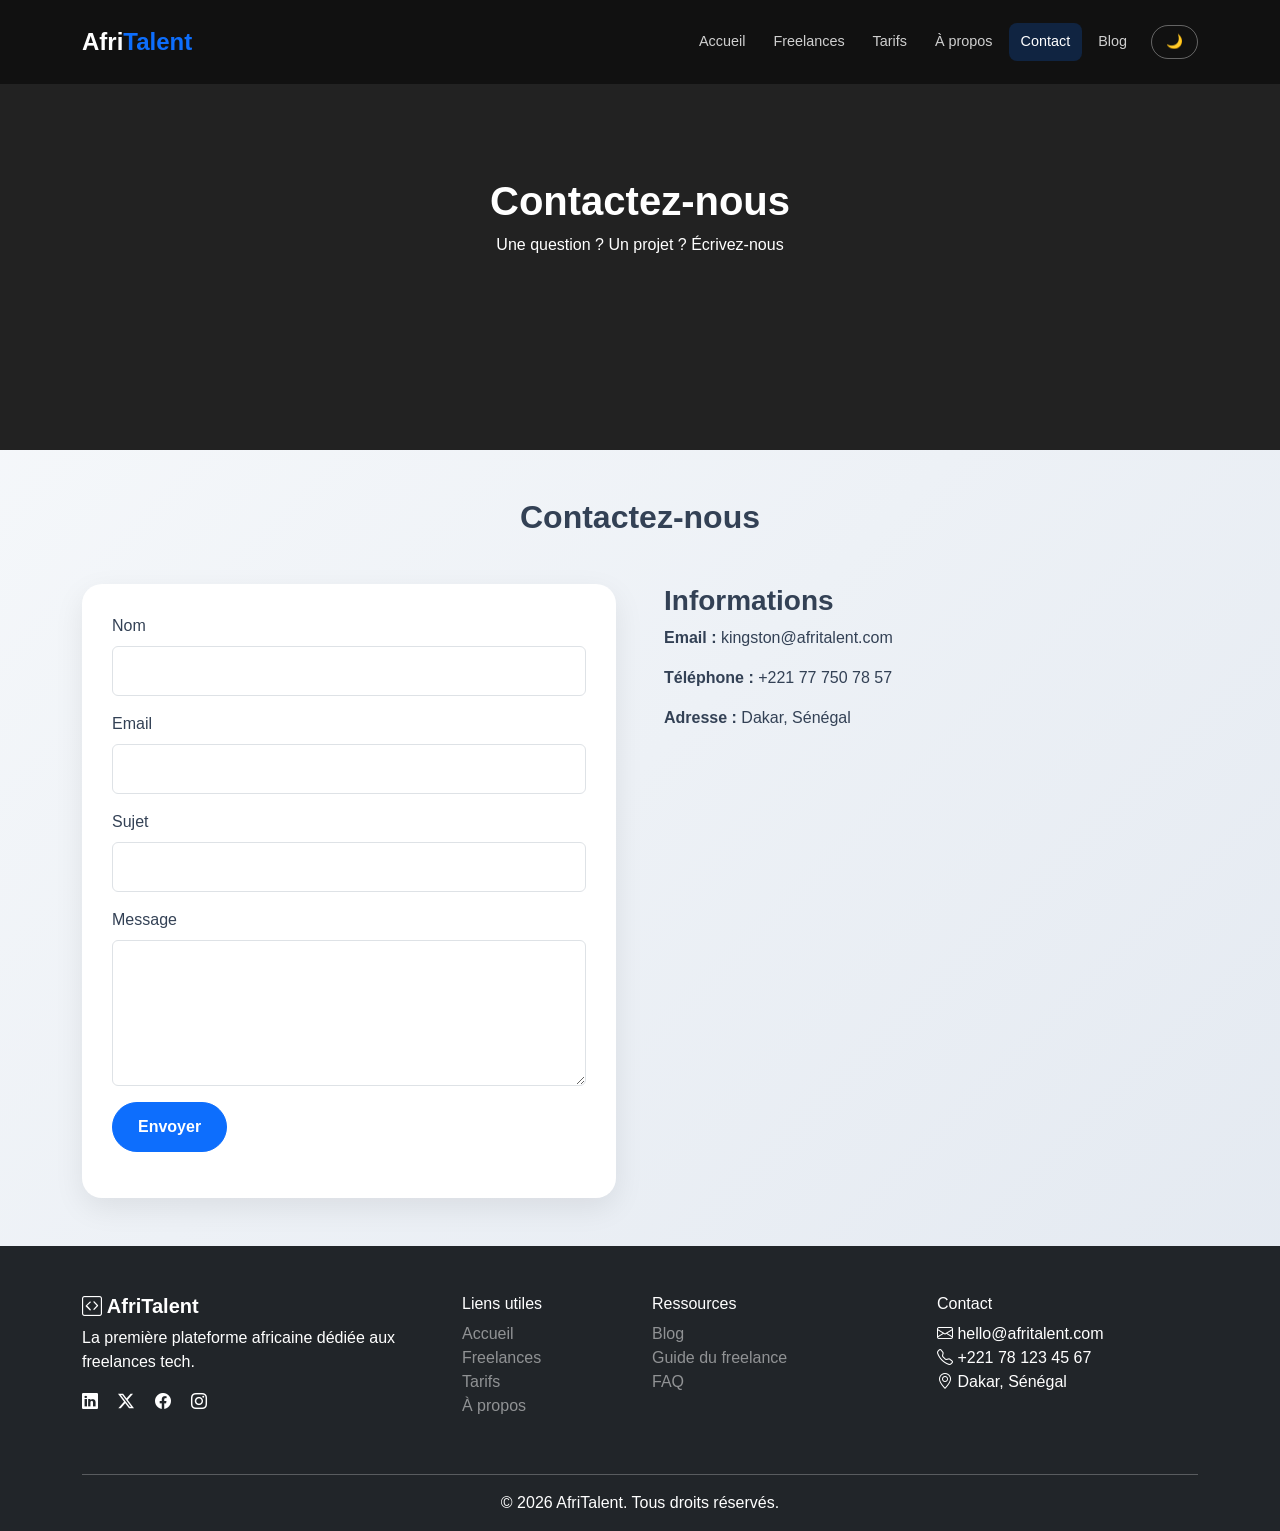
<file: contact.html>
<!DOCTYPE html>
<html lang="en">
<head>
    <meta charset="UTF-8">
    <meta name="viewport" content="width=device-width, initial-scale=1.0">
    <title>AfriTalent - Contact</title>
    <link href="https://cdn.jsdelivr.net/npm/bootstrap@5.3.0/dist/css/bootstrap.min.css" rel="stylesheet">
    <link rel="stylesheet" href="https://cdn.jsdelivr.net/npm/bootstrap-icons@1.11.3/font/bootstrap-icons.min.css">
    <link rel="stylesheet" href="css/style.css">
</head>
<body>

<div id="loader"><div class="spinner"></div></div>
<button id="topBtn" style="display:none;">↑</button>
<div id="navOverlay" class="nav-overlay"></div>

<nav class="navbar fixed-top">
    <div class="container d-flex align-items-center justify-content-between py-2">
        <a class="navbar-brand text-white fw-bold" href="index.html">Afri<span>Talent</span></a>
        <button class="burger-btn" id="burgerBtn" aria-label="Menu">
            <span class="bar"></span><span class="bar"></span><span class="bar"></span>
        </button>
        <div class="nav-menu" id="navMenu">
            <a class="nav-link" href="index.html">Accueil</a>
            <a class="nav-link" href="freelance.html">Freelances</a>
            <a class="nav-link" href="tarif.html">Tarifs</a>
            <a class="nav-link" href="about.html">À propos</a>
            <a class="nav-link active" href="contact.html">Contact</a>
            <a class="nav-link" href="blog.html">Blog</a>
            <button id="darkModeToggle">🌙</button>
        </div>
    </div>
</nav>

<main>

    <section class="text-center text-white d-flex align-items-center" style="height:50vh; background:#222;">
        <div class="container">
            <h1>Contactez-nous</h1>
            <p>Une question ? Un projet ? Écrivez-nous</p>
        </div>
    </section>

    <section class="py-5">
        <div class="container">
            <h2 class="text-center mb-5">Contactez-nous</h2>
            <div class="row g-5">
                <div class="col-md-6">
                    <form id="contactForm">
                        <div class="mb-3">
                            <label class="form-label">Nom</label>
                            <input type="text" class="form-control" id="nom">
                            <small id="nomError" class="text-danger"></small>
                        </div>
                        <div class="mb-3">
                            <label class="form-label">Email</label>
                            <input type="email" class="form-control" id="email">
                            <small id="emailError" class="text-danger"></small>
                        </div>
                        <div class="mb-3">
                            <label class="form-label">Sujet</label>
                            <input type="text" class="form-control" id="sujet">
                            <small id="sujetError" class="text-danger"></small>
                        </div>
                        <div class="mb-3">
                            <label class="form-label">Message</label>
                            <textarea class="form-control" rows="5" id="message"></textarea>
                            <small id="messageError" class="text-danger"></small>
                        </div>
                        <button type="submit" class="btn btn-primary">Envoyer</button>
                        <p id="successMessage" class="text-success mt-3"></p>
                    </form>
                </div>
                <div class="col-md-6">
                    <h3>Informations</h3>
                    <p><strong>Email :</strong> kingston@afritalent.com</p>
                    <p><strong>Téléphone :</strong> +221 77 750 78 57</p>
                    <p><strong>Adresse :</strong> Dakar, Sénégal</p>
                    <iframe src="https://maps.google.com/maps?q=dakar&t=&z=13&ie=UTF8&iwloc=&output=embed"
                        width="100%" height="250" style="border:0;" loading="lazy"></iframe>
                </div>
            </div>
        </div>
    </section>

</main>

<footer class="bg-dark text-white pt-5 pb-3">
    <div class="container">
        <div class="row">
            <div class="col-md-4 mb-4">
                <h5><i class="bi bi-code-square"></i> AfriTalent</h5>
                <p>La première plateforme africaine dédiée aux freelances tech.</p>
                <a href="#" class="text-white me-3"><i class="bi bi-linkedin"></i></a>
                <a href="#" class="text-white me-3"><i class="bi bi-twitter-x"></i></a>
                <a href="#" class="text-white me-3"><i class="bi bi-facebook"></i></a>
                <a href="#" class="text-white"><i class="bi bi-instagram"></i></a>
            </div>
            <div class="col-md-2 mb-4">
                <h6>Liens utiles</h6>
                <ul class="list-unstyled">
                    <li><a href="index.html" class="text-white-50 text-decoration-none">Accueil</a></li>
                    <li><a href="freelance.html" class="text-white-50 text-decoration-none">Freelances</a></li>
                    <li><a href="tarif.html" class="text-white-50 text-decoration-none">Tarifs</a></li>
                    <li><a href="about.html" class="text-white-50 text-decoration-none">À propos</a></li>
                </ul>
            </div>
            <div class="col-md-3 mb-4">
                <h6>Ressources</h6>
                <ul class="list-unstyled">
                    <li><a href="blog.html" class="text-white-50 text-decoration-none">Blog</a></li>
                    <li><a href="#" class="text-white-50 text-decoration-none">Guide du freelance</a></li>
                    <li><a href="#" class="text-white-50 text-decoration-none">FAQ</a></li>
                </ul>
            </div>
            <div class="col-md-3 mb-4">
                <h6>Contact</h6>
                <ul class="list-unstyled">
                    <li><i class="bi bi-envelope"></i> hello@afritalent.com</li>
                    <li><i class="bi bi-telephone"></i> +221 78 123 45 67</li>
                    <li><i class="bi bi-geo-alt"></i> Dakar, Sénégal</li>
                </ul>
            </div>
        </div>
        <hr>
        <p class="text-center mb-0">© <span id="currentYear"></span> AfriTalent. Tous droits réservés.</p>
    </div>
</footer>

<script src="https://cdn.jsdelivr.net/npm/bootstrap@5.3.0/dist/js/bootstrap.bundle.min.js"></script>
<script src="js/main.js"></script>
</body>
</html>
</file>
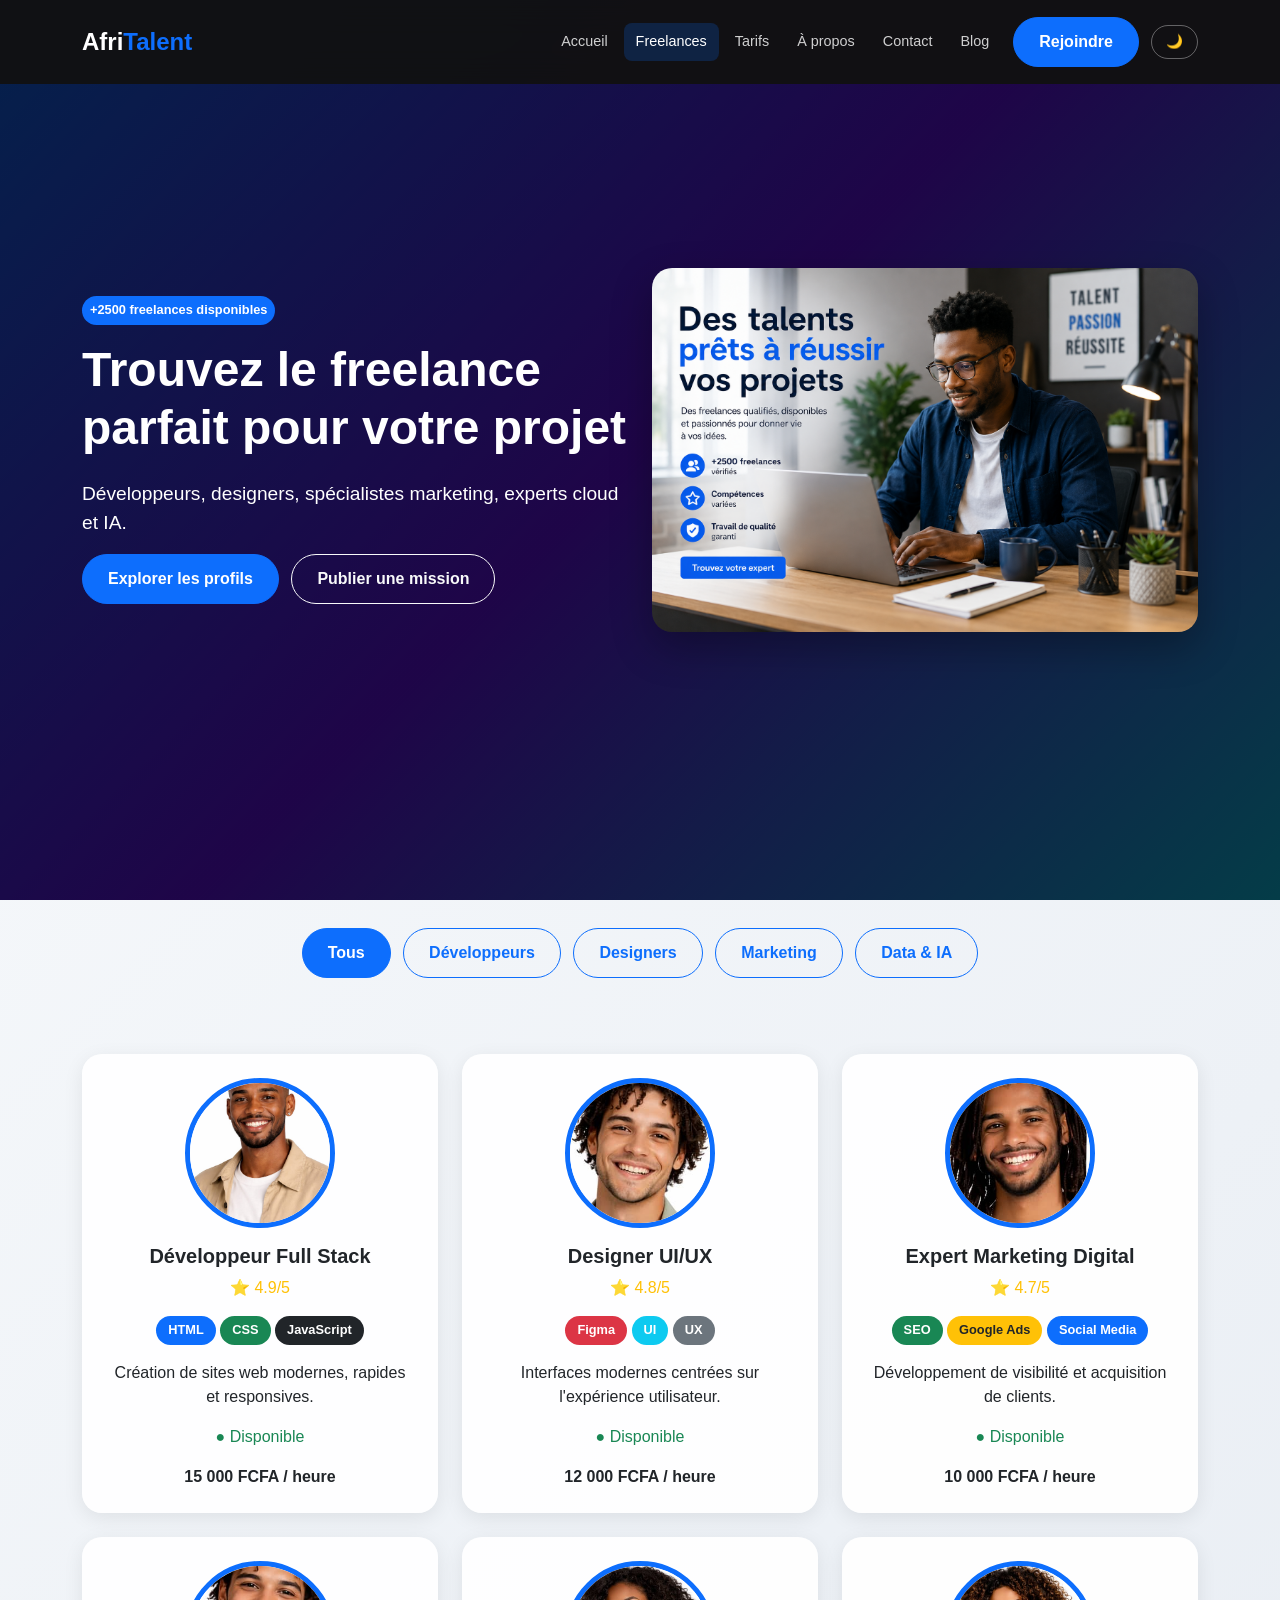
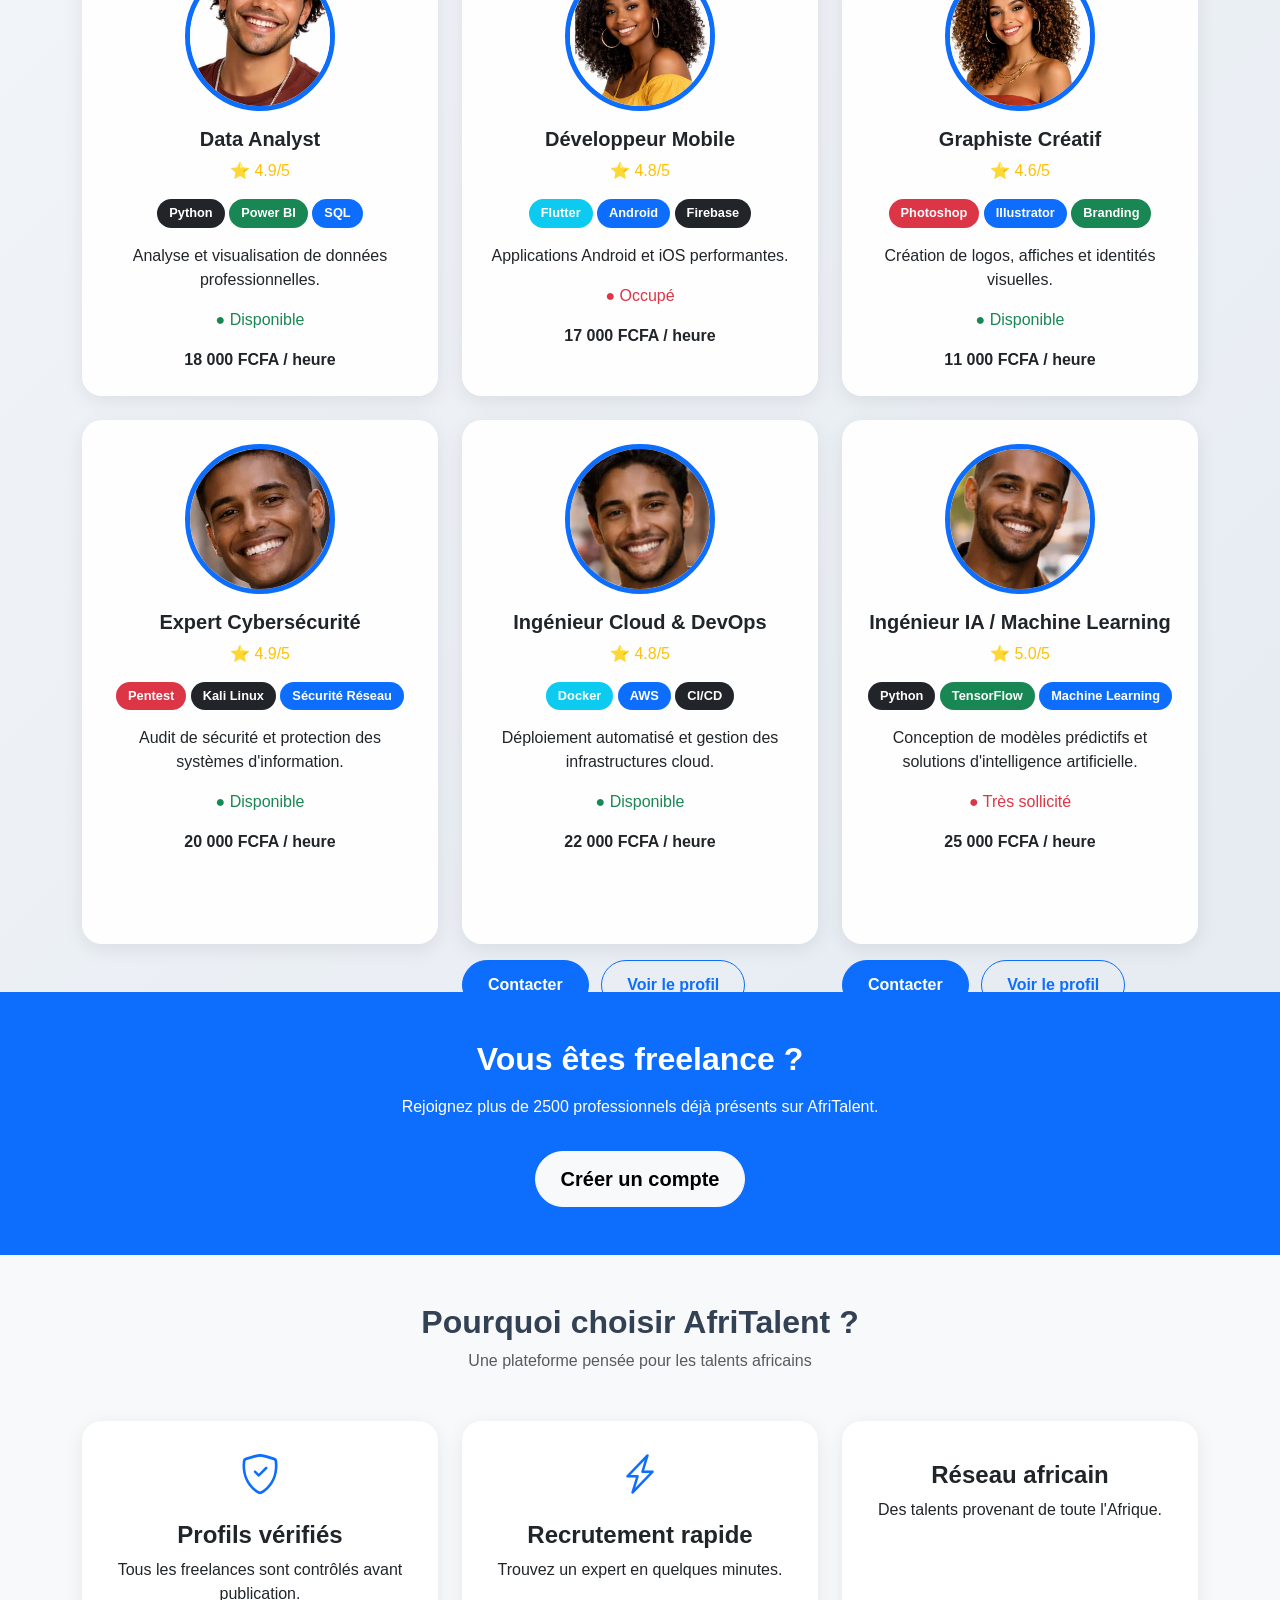
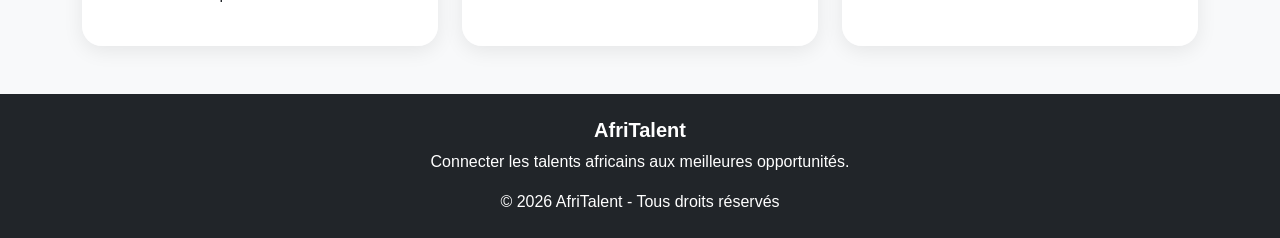
<file: freelance.html>
<!DOCTYPE html>
<html lang="en">
<head>
    <meta charset="UTF-8">
    <meta name="viewport" content="width=device-width, initial-scale=1.0">
    <title>AfriTalent - Freelances</title>
    <link href="https://cdn.jsdelivr.net/npm/bootstrap@5.3.0/dist/css/bootstrap.min.css" rel="stylesheet">
    <link rel="stylesheet" href="https://cdn.jsdelivr.net/npm/bootstrap-icons@1.11.3/font/bootstrap-icons.min.css">
    <link rel="stylesheet" href="css/style.css">
</head>

<body>

    <div id="loader">
        <div class="spinner"> </div>
    </div>
    <button id="topBtn" style="display:none;">↑</button>
    <div id="navOverlay" class="nav-overlay"></div>

    <nav class="navbar fixed-top">
        <div class="container d-flex align-items-center justify-content-between py-2">
            <a class="navbar-brand text-white fw-bold" href="index.html">Afri<span class="text-primary">Talent</span></a>
            <button class="burger-btn" id="burgerBtn" aria-label="Menu">
                <span class="bar"></span><span class="bar"></span><span class="bar"></span>
            </button>
            <div class="nav-menu" id="navMenu">
                <a class="nav-link" href="index.html">Accueil</a>
                <a class="nav-link active" href="freelance.html">Freelances</a>
                <a class="nav-link" href="tarif.html">Tarifs</a>
                <a class="nav-link" href="about.html">À propos</a>
                <a class="nav-link" href="contact.html">Contact</a>
                <a class="nav-link" href="blog.html">Blog</a>
                <a href="contact.html" class="btn btn-primary mt-2 mt-lg-0 ms-lg-2">Rejoindre</a>
                <button id="darkModeToggle">🌙</button>
            </div>
        </div>
    </nav>

    <main>

        <section id="hero" class="text-white d-flex align-items-center">
            <div class="container">
                <div class="row align-items-center">
                    <div class="col-lg-6 hidden">
                        <span class="badge bg-primary mb-3 p-2">+2500 freelances disponibles</span>
                        <h1>Trouvez le freelance parfait pour votre projet</h1>
                        <p class="mt-4">Développeurs, designers, spécialistes marketing, experts cloud et IA.</p>
                        <a href="#catalogue" class="btn btn-primary me-2">Explorer les profils</a>
                        <a href="contact.html" class="btn btn-outline-light">Publier une mission</a>
                    </div>
                    <div class="col-lg-6 text-center hidden">
                        <img src="images/freelances.png" alt="Freelances AfriTalent" class="img-fluid hero-img">
                    </div>
                </div>
            </div>
        </section>

        <!-- FILTRES -->
        <section class="text-center py-4">
            <div class="container">
                <button class="btn btn-primary filter-btn m-1" data-category="all">Tous</button>
                <button class="btn btn-outline-primary filter-btn m-1" data-category="dev">Développeurs</button>
                <button class="btn btn-outline-primary filter-btn m-1" data-category="design">Designers</button>
                <button class="btn btn-outline-primary filter-btn m-1" data-category="marketing">Marketing</button>
                <button class="btn btn-outline-primary filter-btn m-1" data-category="data">Data & IA</button>
            </div>
        </section>

        <!-- CATALOGUE -->
        <section id="catalogue" class="py-5">
            <div class="container">
                <div class="row g-4">

                    <div class="col-lg-4 col-md-6 freelance-card" data-category="dev">
                        <div class="card p-4 h-100 text-center">
                            <img src="images/im1.jpeg" alt="Développeur Full Stack" class="rounded-circle mx-auto mb-3">
                            <h5>Développeur Full Stack</h5>
                            <p class="text-warning">⭐ 4.9/5</p>
                            <div class="mb-3">
                                <span class="badge bg-primary">HTML</span>
                                <span class="badge bg-success">CSS</span>
                                <span class="badge bg-dark">JavaScript</span>
                            </div>
                            <p>Création de sites web modernes, rapides et responsives.</p>
                            <p class="text-success">● Disponible</p>
                            <strong>15 000 FCFA / heure</strong>
                        </div>
                    </div>

                    <div class="col-lg-4 col-md-6 freelance-card" data-category="design">
                        <div class="card p-4 h-100 text-center">
                            <img src="images/im2.jpeg" alt="Designer UI UX" class="rounded-circle mx-auto mb-3">
                            <h5>Designer UI/UX</h5>
                            <p class="text-warning">⭐ 4.8/5</p>
                            <div class="mb-3">
                                <span class="badge bg-danger">Figma</span>
                                <span class="badge bg-info">UI</span>
                                <span class="badge bg-secondary">UX</span>
                            </div>
                            <p>Interfaces modernes centrées sur l'expérience utilisateur.</p>
                            <p class="text-success">● Disponible</p>
                            <strong>12 000 FCFA / heure</strong>
                        </div>
                    </div>

                    <div class="col-lg-4 col-md-6 freelance-card" data-category="marketing">
                        <div class="card p-4 h-100 text-center">
                            <img src="images/im3.jpeg" alt="Marketing Digital" class="rounded-circle mx-auto mb-3">
                            <h5>Expert Marketing Digital</h5>
                            <p class="text-warning">⭐ 4.7/5</p>
                            <div class="mb-3">
                                <span class="badge bg-success">SEO</span>
                                <span class="badge bg-warning text-dark">Google Ads</span>
                                <span class="badge bg-primary">Social Media</span>
                            </div>
                            <p>Développement de visibilité et acquisition de clients.</p>
                            <p class="text-success">● Disponible</p>
                            <strong>10 000 FCFA / heure</strong>
                        </div>
                    </div>

                    <div class="col-lg-4 col-md-6 freelance-card" data-category="data">
                        <div class="card p-4 h-100 text-center">
                            <img src="images/im4.jpeg" alt="Data Analyst" class="rounded-circle mx-auto mb-3">
                            <h5>Data Analyst</h5>
                            <p class="text-warning">⭐ 4.9/5</p>
                            <div class="mb-3">
                                <span class="badge bg-dark">Python</span>
                                <span class="badge bg-success">Power BI</span>
                                <span class="badge bg-primary">SQL</span>
                            </div>
                            <p>Analyse et visualisation de données professionnelles.</p>
                            <p class="text-success">● Disponible</p>
                            <strong>18 000 FCFA / heure</strong>
                        </div>
                    </div>

                    <div class="col-lg-4 col-md-6 freelance-card" data-category="dev">
                        <div class="card p-4 h-100 text-center">
                            <img src="images/im5.jpeg" alt="Développeur Mobile" class="rounded-circle mx-auto mb-3">
                            <h5>Développeur Mobile</h5>
                            <p class="text-warning">⭐ 4.8/5</p>
                            <div class="mb-3">
                                <span class="badge bg-info">Flutter</span>
                                <span class="badge bg-primary">Android</span>
                                <span class="badge bg-dark">Firebase</span>
                            </div>
                            <p>Applications Android et iOS performantes.</p>
                            <p class="text-danger">● Occupé</p>
                            <strong>17 000 FCFA / heure</strong>
                        </div>
                    </div>

                    <div class="col-lg-4 col-md-6 freelance-card" data-category="design">
                        <div class="card p-4 h-100 text-center">
                            <img src="images/im6.jpeg" alt="Graphiste" class="rounded-circle mx-auto mb-3">
                            <h5>Graphiste Créatif</h5>
                            <p class="text-warning">⭐ 4.6/5</p>
                            <div class="mb-3">
                                <span class="badge bg-danger">Photoshop</span>
                                <span class="badge bg-primary">Illustrator</span>
                                <span class="badge bg-success">Branding</span>
                            </div>
                            <p>Création de logos, affiches et identités visuelles.</p>
                            <p class="text-success">● Disponible</p>
                            <strong>11 000 FCFA / heure</strong>
                        </div>
                    </div>

                    <div class="col-lg-4 col-md-6 freelance-card" data-category="dev">
                        <div class="card p-4 h-100 text-center">
                            <img src="images/im7.jpeg"
                                alt="Expert Cybersécurité"
                                class="rounded-circle mx-auto mb-3">
                            <h5>Expert Cybersécurité</h5>
                            <p class="text-warning">⭐ 4.9/5</p>
                            <div class="mb-3">
                                <span class="badge bg-danger">Pentest</span>
                                <span class="badge bg-dark">Kali Linux</span>
                                <span class="badge bg-primary">Sécurité Réseau</span>
                            </div>
                            <p>
                                Audit de sécurité et protection des systèmes d'information.
                            </p>
                            <p class="text-success">● Disponible</p>
                            <strong>20 000 FCFA / heure</strong>
                        </div>
                    </div>

                    <div class="col-lg-4 col-md-6 freelance-card" data-category="dev">
                        <div class="card p-4 h-100 text-center">
                            <img src="images/im8.jpeg"
                                alt="Ingénieur DevOps"
                                class="rounded-circle mx-auto mb-3">
                            <h5>Ingénieur Cloud & DevOps</h5>
                            <p class="text-warning">⭐ 4.8/5</p>
                            <div class="mb-3">
                                <span class="badge bg-info">Docker</span>
                                <span class="badge bg-primary">AWS</span>
                                <span class="badge bg-dark">CI/CD</span>
                            </div>
                            <p>
                                Déploiement automatisé et gestion des infrastructures cloud.
                            </p>
                            <p class="text-success">● Disponible</p>
                            <strong>22 000 FCFA / heure</strong>
                        </div>
                        <div class="mt-3">
                            <a href="contact.html" class="btn btn-primary me-2">
                                Contacter
                            </a>
                            <a href="#" class="btn btn-outline-primary">
                                Voir le profil
                            </a>
                        </div>
                    </div>

                    <div class="col-lg-4 col-md-6 freelance-card" data-category="data">
                        <div class="card p-4 h-100 text-center">
                            <img src="images/im9.jpeg"
                                alt="Ingénieur IA"
                                class="rounded-circle mx-auto mb-3">
                            <h5>Ingénieur IA / Machine Learning</h5>
                            <p class="text-warning">⭐ 5.0/5</p>
                            <div class="mb-3">
                                <span class="badge bg-dark">Python</span>
                                <span class="badge bg-success">TensorFlow</span>
                                <span class="badge bg-primary">Machine Learning</span>
                            </div>
                            <p>
                                Conception de modèles prédictifs et solutions d'intelligence artificielle.
                            </p>
                            <p class="text-danger">● Très sollicité</p>
                            <strong>25 000 FCFA / heure</strong>
                        </div>
                        <div class="mt-3">
                            <a href="contact.html" class="btn btn-primary me-2">
                                Contacter
                            </a>
                            <a href="#" class="btn btn-outline-primary">
                                Voir le profil
                            </a>
                        </div>
                    </div>
                </div>
            </div>
        </section>

        <!-- CTA -->
        <section class="bg-primary text-white text-center py-5 hidden">
            <div class="container">
                <h2 class="fw-bold">Vous êtes freelance ?</h2>
                <p class="mt-3">Rejoignez plus de 2500 professionnels déjà présents sur AfriTalent.</p>
                <a href="contact.html" class="btn btn-light btn-lg mt-3">Créer un compte</a>
            </div>
        </section>

        <!-- AVANTAGES -->
        <section class="py-5 bg-light hidden">
            <div class="container">
                <div class="text-center mb-5">
                    <h2 class="fw-bold">Pourquoi choisir AfriTalent ?</h2>
                    <p class="text-muted">Une plateforme pensée pour les talents africains</p>
                </div>
                <div class="row text-center">
                    <div class="col-md-4">
                        <div class="card p-4 h-100">
                            <i class="bi bi-shield-check fs-1 text-primary"></i>
                            <h4 class="mt-3">Profils vérifiés</h4>
                            <p>Tous les freelances sont contrôlés avant publication.</p>
                        </div>
                    </div>
                    <div class="col-md-4">
                        <div class="card p-4 h-100">
                            <i class="bi bi-lightning-charge fs-1 text-primary"></i>
                            <h4 class="mt-3">Recrutement rapide</h4>
                            <p>Trouvez un expert en quelques minutes.</p>
                        </div>
                    </div>
                    <div class="col-md-4">
                        <div class="card p-4 h-100">
                            <i class="bi bi-globe-africa fs-1 text-primary"></i>
                            <h4 class="mt-3">Réseau africain</h4>
                            <p>Des talents provenant de toute l'Afrique.</p>
                        </div>
                    </div>
                </div>
            </div>
        </section>

    </main>

    <footer class="bg-dark text-white text-center p-4">
        <div class="container">
            <h5>AfriTalent</h5>
            <p>Connecter les talents africains aux meilleures opportunités.</p>
            <p class="mb-0">© <span id="currentYear"></span> AfriTalent - Tous droits réservés</p>
        </div>
    </footer>

    <script src="https://cdn.jsdelivr.net/npm/bootstrap@5.3.0/dist/js/bootstrap.bundle.min.js"></script>

    <script src="js/main.js"></script>
</body>
</html>
</file>
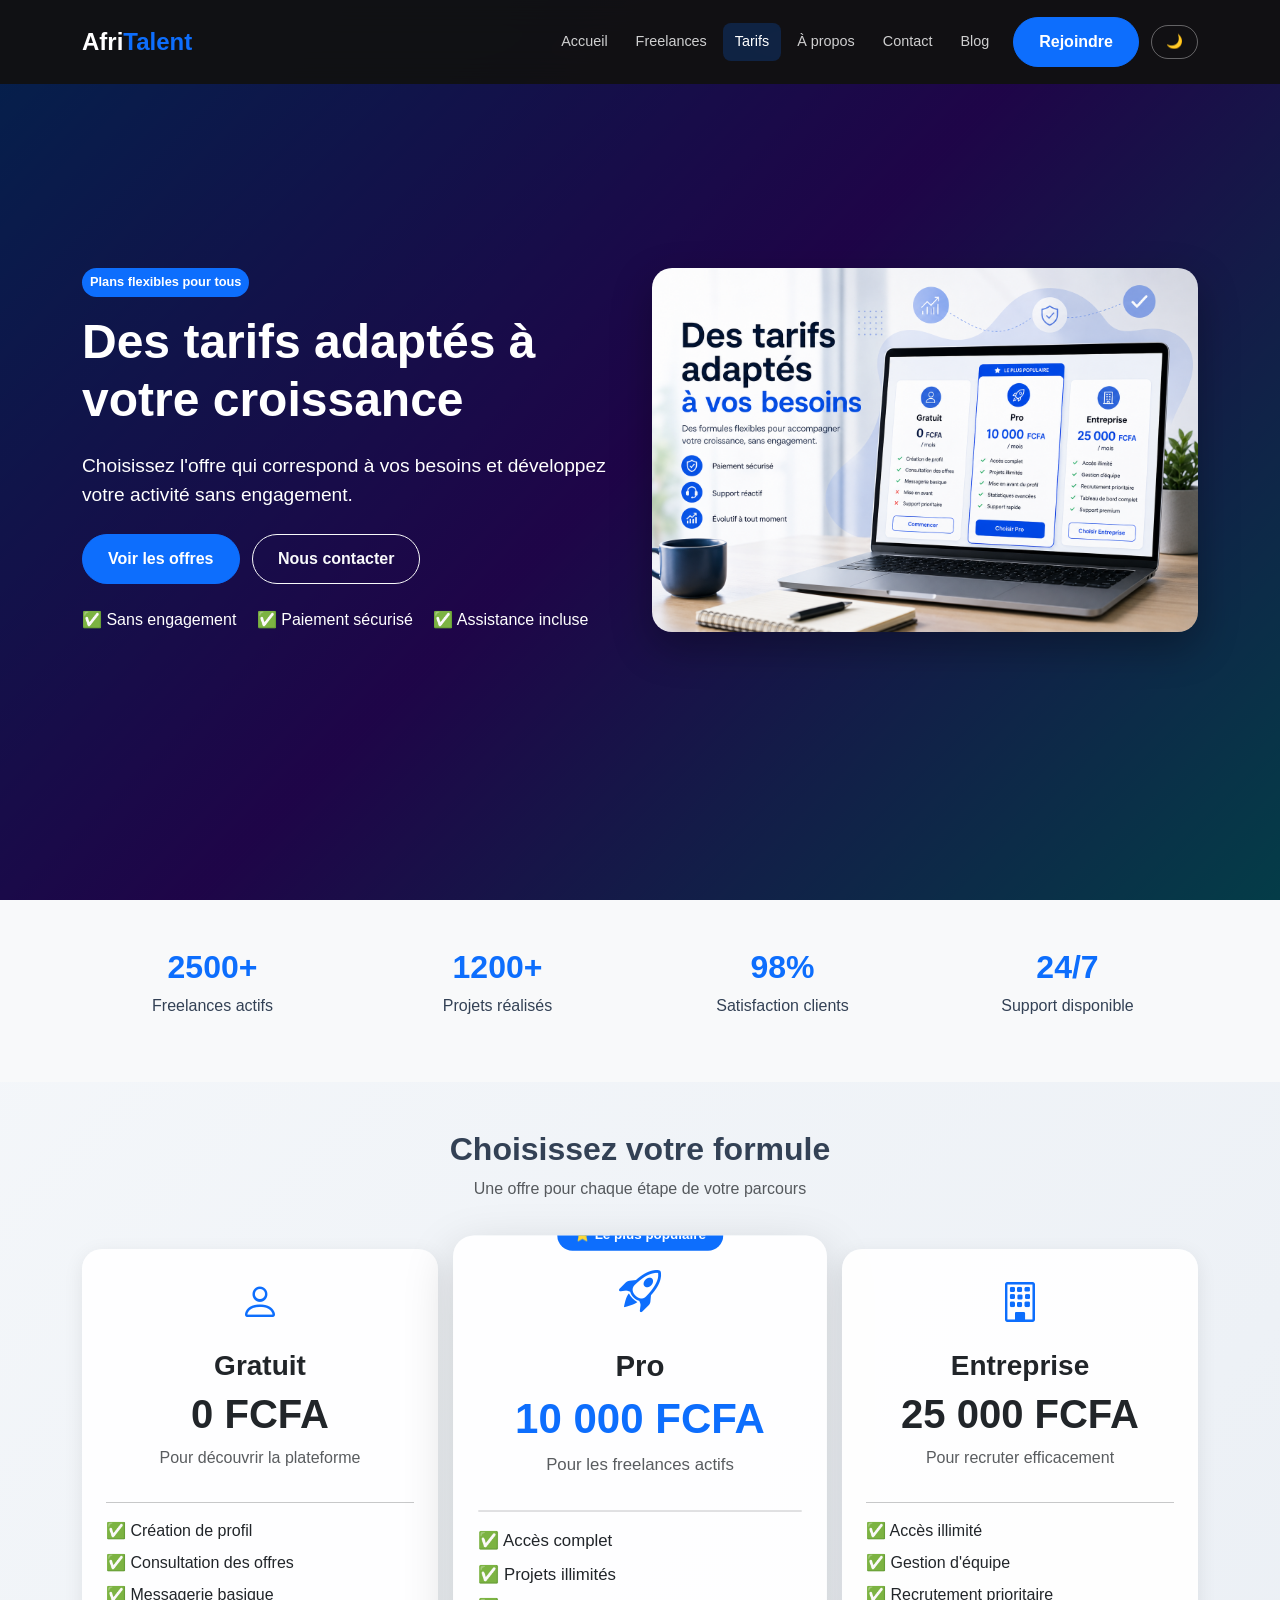
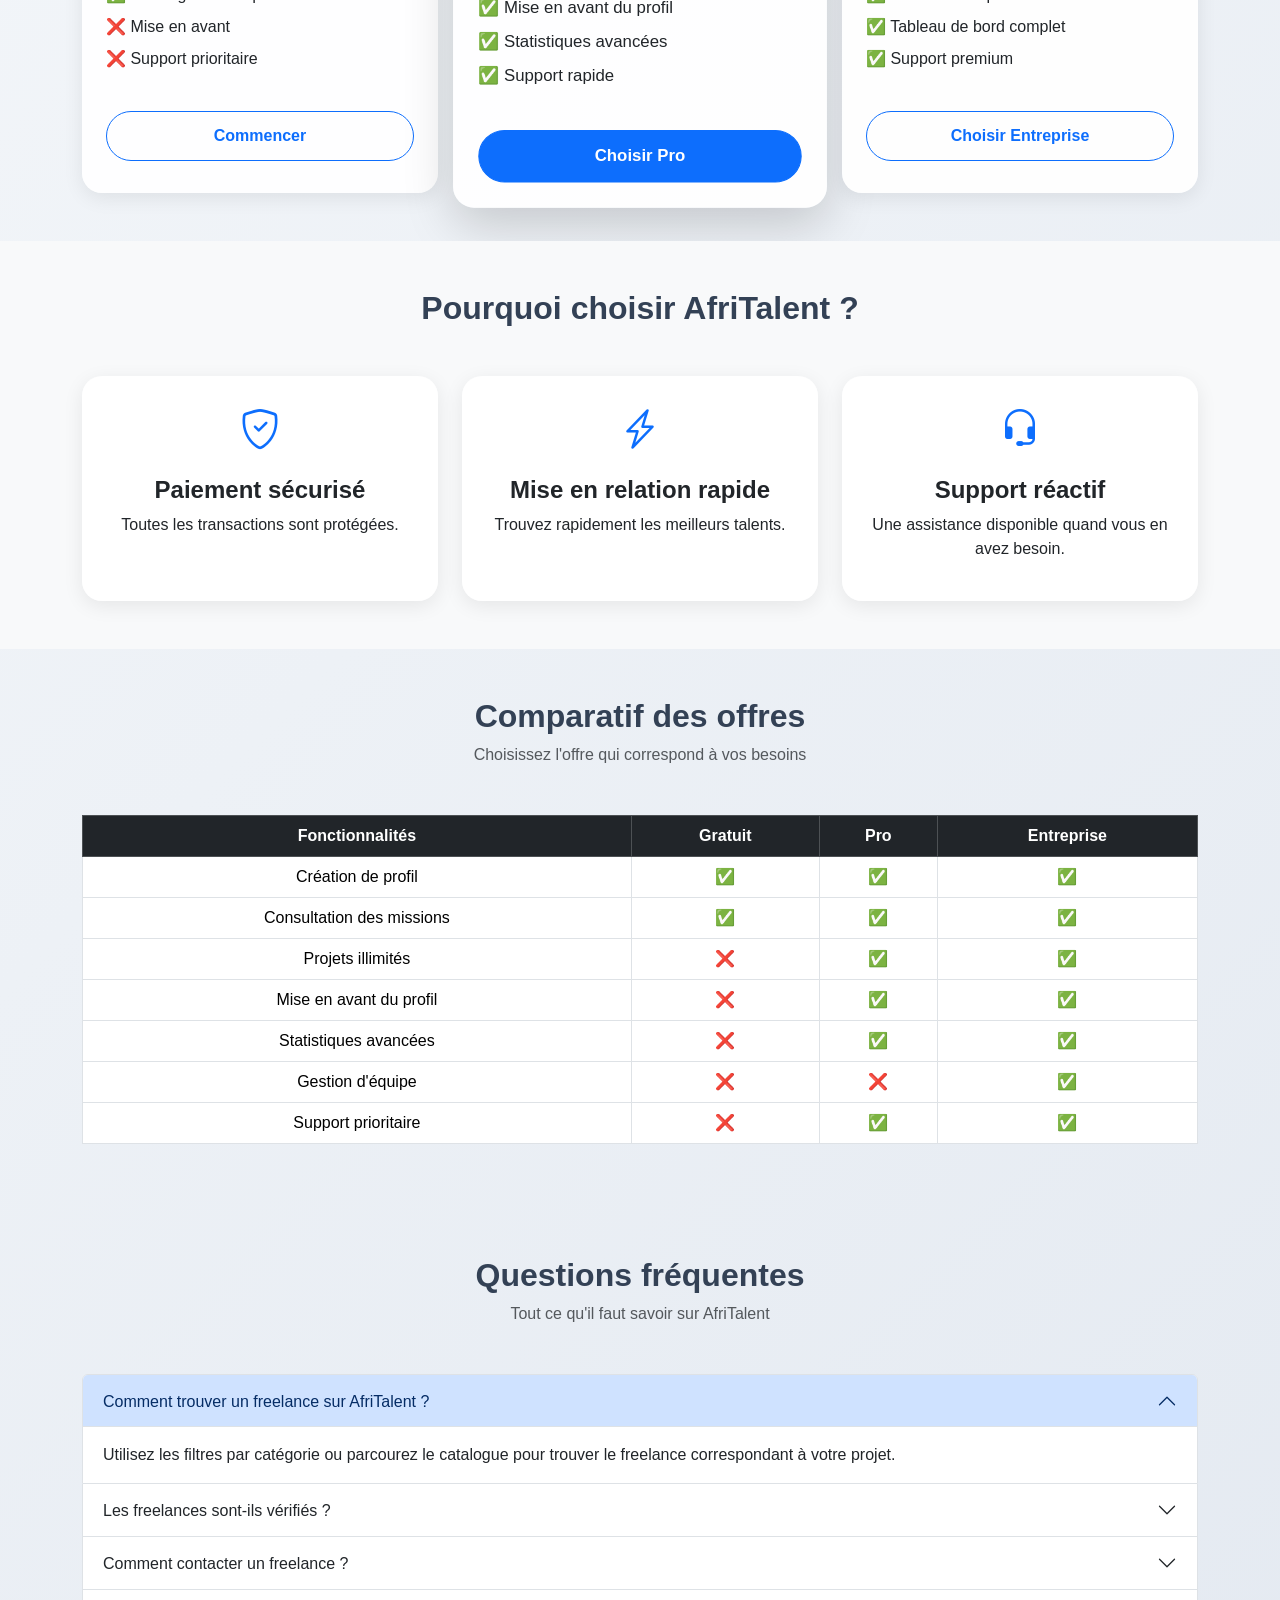
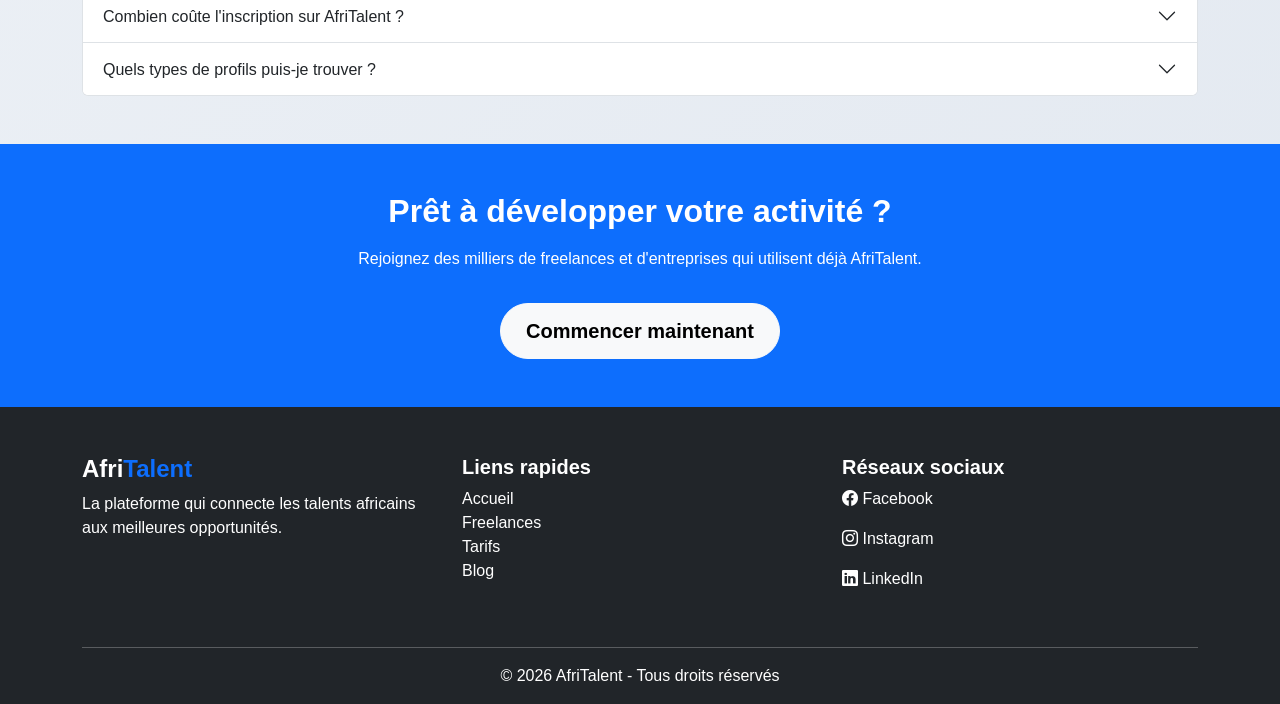
<file: tarif.html>
<!DOCTYPE html>
<html lang="en">
<head>
    <meta charset="UTF-8">
    <meta name="viewport" content="width=device-width, initial-scale=1.0">
    <title>AfriTalent - Tarifs</title>
    <link href="https://cdn.jsdelivr.net/npm/bootstrap@5.3.0/dist/css/bootstrap.min.css" rel="stylesheet">
    <link rel="stylesheet" href="https://cdn.jsdelivr.net/npm/bootstrap-icons@1.11.3/font/bootstrap-icons.min.css">
    <link rel="stylesheet" href="css/style.css">
</head>
<body>

    <div id="loader"><div class="spinner"></div></div>
    <button id="topBtn" style="display:none;">↑</button>
    <div id="navOverlay" class="nav-overlay"></div>

    <nav class="navbar fixed-top">
        <div class="container d-flex align-items-center justify-content-between py-2">
            <a class="navbar-brand text-white fw-bold" href="index.html">Afri<span class="text-primary">Talent</span></a>
            <button class="burger-btn" id="burgerBtn" aria-label="Menu">
                <span class="bar"></span><span class="bar"></span><span class="bar"></span>
            </button>
            <div class="nav-menu" id="navMenu">
                <a class="nav-link" href="index.html">Accueil</a>
                <a class="nav-link" href="freelance.html">Freelances</a>
                <a class="nav-link active" href="tarif.html">Tarifs</a>
                <a class="nav-link" href="about.html">À propos</a>
                <a class="nav-link" href="contact.html">Contact</a>
                <a class="nav-link" href="blog.html">Blog</a>
                <a href="contact.html" class="btn btn-primary mt-2 mt-lg-0 ms-lg-2">Rejoindre</a>
                <button id="darkModeToggle">🌙</button>
            </div>
        </div>
    </nav>

    <main>

        <section id="hero" class="text-white d-flex align-items-center">
            <div class="container">
                <div class="row align-items-center">
                    <div class="col-lg-6 hidden">
                        <span class="badge bg-primary p-2 mb-3">Plans flexibles pour tous</span>
                        <h1>Des tarifs adaptés à votre croissance</h1>
                        <p class="lead mt-4">Choisissez l'offre qui correspond à vos besoins et développez votre activité sans engagement.</p>
                        <div class="mt-4">
                            <a href="#pricing" class="btn btn-primary me-2">Voir les offres</a>
                            <a href="contact.html" class="btn btn-outline-light">Nous contacter</a>
                        </div>
                        <div class="mt-4">
                            <span class="me-3">✅ Sans engagement</span>
                            <span class="me-3">✅ Paiement sécurisé</span>
                            <span>✅ Assistance incluse</span>
                        </div>
                    </div>
                    <div class="col-lg-6 text-center hidden">
                        <img src="images/tarif.png" alt="Tarifs AfriTalent" class="img-fluid hero-img">
                    </div>
                </div>
            </div>
        </section>

        <!-- STATS -->
        <section class="py-5 text-center bg-light hidden">
            <div class="container">
                <div class="row">
                    <div class="col-md-3"><h2 class="text-primary fw-bold">2500+</h2><p>Freelances actifs</p></div>
                    <div class="col-md-3"><h2 class="text-primary fw-bold">1200+</h2><p>Projets réalisés</p></div>
                    <div class="col-md-3"><h2 class="text-primary fw-bold">98%</h2><p>Satisfaction clients</p></div>
                    <div class="col-md-3"><h2 class="text-primary fw-bold">24/7</h2><p>Support disponible</p></div>
                </div>
            </div>
        </section>

        <!-- TARIFS -->
        <section id="pricing" class="py-5">
            <div class="container">
                <div class="text-center mb-5">
                    <h2 class="fw-bold">Choisissez votre formule</h2>
                    <p class="text-muted">Une offre pour chaque étape de votre parcours</p>
                </div>
                <div class="row g-4">
                    <div class="col-lg-4">
                        <div class="card h-100 p-4 text-center">
                            <i class="bi bi-person fs-1 text-primary"></i>
                            <h3 class="mt-3">Gratuit</h3>
                            <h1 class="fw-bold">0 FCFA</h1>
                            <p class="text-muted">Pour découvrir la plateforme</p>
                            <hr>
                            <ul class="list-unstyled text-start">
                                <li class="mb-2">✅ Création de profil</li>
                                <li class="mb-2">✅ Consultation des offres</li>
                                <li class="mb-2">✅ Messagerie basique</li>
                                <li class="mb-2">❌ Mise en avant</li>
                                <li class="mb-2">❌ Support prioritaire</li>
                            </ul>
                            <a href="#" class="btn btn-outline-primary mt-3">Commencer</a>
                        </div>
                    </div>
                    <div class="col-lg-4">
                        <div class="card h-100 p-4 text-center border-primary shadow-lg position-relative">
                            <span class="badge bg-primary position-absolute top-0 start-50 translate-middle px-3 py-2">⭐ Le plus populaire</span>
                            <i class="bi bi-rocket-takeoff fs-1 text-primary"></i>
                            <h3 class="mt-4">Pro</h3>
                            <h1 class="fw-bold text-primary">10 000 FCFA</h1>
                            <p class="text-muted">Pour les freelances actifs</p>
                            <hr>
                            <ul class="list-unstyled text-start">
                                <li class="mb-2">✅ Accès complet</li>
                                <li class="mb-2">✅ Projets illimités</li>
                                <li class="mb-2">✅ Mise en avant du profil</li>
                                <li class="mb-2">✅ Statistiques avancées</li>
                                <li class="mb-2">✅ Support rapide</li>
                            </ul>
                            <a href="#" class="btn btn-primary mt-3">Choisir Pro</a>
                        </div>
                    </div>
                    <div class="col-lg-4">
                        <div class="card h-100 p-4 text-center">
                            <i class="bi bi-building fs-1 text-primary"></i>
                            <h3 class="mt-3">Entreprise</h3>
                            <h1 class="fw-bold">25 000 FCFA</h1>
                            <p class="text-muted">Pour recruter efficacement</p>
                            <hr>
                            <ul class="list-unstyled text-start">
                                <li class="mb-2">✅ Accès illimité</li>
                                <li class="mb-2">✅ Gestion d'équipe</li>
                                <li class="mb-2">✅ Recrutement prioritaire</li>
                                <li class="mb-2">✅ Tableau de bord complet</li>
                                <li class="mb-2">✅ Support premium</li>
                            </ul>
                            <a href="#" class="btn btn-outline-primary mt-3">Choisir Entreprise</a>
                        </div>
                    </div>
                </div>
            </div>
        </section>

        <!-- AVANTAGES -->
        <section class="py-5 bg-light hidden">
            <div class="container">
                <div class="text-center mb-5"><h2 class="fw-bold">Pourquoi choisir AfriTalent ?</h2></div>
                <div class="row g-4">
                    <div class="col-md-4">
                        <div class="card p-4 text-center h-100">
                            <i class="bi bi-shield-check fs-1 text-primary"></i>
                            <h4 class="mt-3">Paiement sécurisé</h4>
                            <p>Toutes les transactions sont protégées.</p>
                        </div>
                    </div>
                    <div class="col-md-4">
                        <div class="card p-4 text-center h-100">
                            <i class="bi bi-lightning-charge fs-1 text-primary"></i>
                            <h4 class="mt-3">Mise en relation rapide</h4>
                            <p>Trouvez rapidement les meilleurs talents.</p>
                        </div>
                    </div>
                    <div class="col-md-4">
                        <div class="card p-4 text-center h-100">
                            <i class="bi bi-headset fs-1 text-primary"></i>
                            <h4 class="mt-3">Support réactif</h4>
                            <p>Une assistance disponible quand vous en avez besoin.</p>
                        </div>
                    </div>
                </div>
            </div>
        </section>

        <!-- COMPARATIF -->
        <section class="py-5 hidden">
            <div class="container">
                <div class="text-center mb-5">
                    <h2 class="fw-bold">Comparatif des offres</h2>
                    <p class="text-muted">Choisissez l'offre qui correspond à vos besoins</p>
                </div>
                <div class="table-responsive">
                    <table class="table table-bordered table-hover text-center align-middle">
                        <thead class="table-dark">
                            <tr><th>Fonctionnalités</th><th>Gratuit</th><th>Pro</th><th>Entreprise</th></tr>
                        </thead>
                        <tbody>
                            <tr><td>Création de profil</td><td>✅</td><td>✅</td><td>✅</td></tr>
                            <tr><td>Consultation des missions</td><td>✅</td><td>✅</td><td>✅</td></tr>
                            <tr><td>Projets illimités</td><td>❌</td><td>✅</td><td>✅</td></tr>
                            <tr><td>Mise en avant du profil</td><td>❌</td><td>✅</td><td>✅</td></tr>
                            <tr><td>Statistiques avancées</td><td>❌</td><td>✅</td><td>✅</td></tr>
                            <tr><td>Gestion d'équipe</td><td>❌</td><td>❌</td><td>✅</td></tr>
                            <tr><td>Support prioritaire</td><td>❌</td><td>✅</td><td>✅</td></tr>
                        </tbody>
                    </table>
                </div>
            </div>
        </section>

        <!-- ================= FAQ ================= -->

        <section class="py-5 hidden">

            <div class="container">

                <div class="text-center mb-5">

                    <h2 class="fw-bold">
                        Questions fréquentes
                    </h2>

                    <p class="text-muted">
                        Tout ce qu'il faut savoir sur AfriTalent
                    </p>

                </div>

                <div class="accordion" id="faqAccordion">

                    <!-- QUESTION 1 -->

                    <div class="accordion-item">

                        <h2 class="accordion-header">

                            <button
                                class="accordion-button"
                                type="button"
                                data-bs-toggle="collapse"
                                data-bs-target="#faq1">

                                Comment trouver un freelance sur AfriTalent ?

                            </button>

                        </h2>

                        <div
                            id="faq1"
                            class="accordion-collapse collapse show"
                            data-bs-parent="#faqAccordion">

                            <div class="accordion-body">

                                Utilisez les filtres par catégorie ou parcourez le catalogue
                                pour trouver le freelance correspondant à votre projet.

                            </div>

                        </div>

                    </div>

                    <!-- QUESTION 2 -->

                    <div class="accordion-item">

                        <h2 class="accordion-header">

                            <button
                                class="accordion-button collapsed"
                                type="button"
                                data-bs-toggle="collapse"
                                data-bs-target="#faq2">

                                Les freelances sont-ils vérifiés ?

                            </button>

                        </h2>

                        <div
                            id="faq2"
                            class="accordion-collapse collapse"
                            data-bs-parent="#faqAccordion">

                            <div class="accordion-body">

                                Oui. Chaque profil est examiné avant publication afin
                                de garantir la qualité des compétences présentées.

                            </div>

                        </div>

                    </div>

                    <!-- QUESTION 3 -->

                    <div class="accordion-item">

                        <h2 class="accordion-header">

                            <button
                                class="accordion-button collapsed"
                                type="button"
                                data-bs-toggle="collapse"
                                data-bs-target="#faq3">

                                Comment contacter un freelance ?

                            </button>

                        </h2>

                        <div
                            id="faq3"
                            class="accordion-collapse collapse"
                            data-bs-parent="#faqAccordion">

                            <div class="accordion-body">

                                Cliquez sur le bouton « Contacter » présent sur le profil
                                du freelance afin de lui envoyer votre demande.

                            </div>

                        </div>

                    </div>

                    <!-- QUESTION 4 -->

                    <div class="accordion-item">

                        <h2 class="accordion-header">

                            <button
                                class="accordion-button collapsed"
                                type="button"
                                data-bs-toggle="collapse"
                                data-bs-target="#faq4">

                                Combien coûte l'inscription sur AfriTalent ?

                            </button>

                        </h2>

                        <div
                            id="faq4"
                            class="accordion-collapse collapse"
                            data-bs-parent="#faqAccordion">

                            <div class="accordion-body">

                                L'inscription est gratuite pour les freelances.
                                Des offres premium pourront être proposées ultérieurement.

                            </div>

                        </div>

                    </div>

                    <!-- QUESTION 5 -->

                    <div class="accordion-item">

                        <h2 class="accordion-header">

                            <button
                                class="accordion-button collapsed"
                                type="button"
                                data-bs-toggle="collapse"
                                data-bs-target="#faq5">

                                Quels types de profils puis-je trouver ?

                            </button>

                        </h2>

                        <div
                            id="faq5"
                            class="accordion-collapse collapse"
                            data-bs-parent="#faqAccordion">

                            <div class="accordion-body">

                                Vous trouverez des développeurs web et mobile,
                                designers UI/UX, experts cloud, spécialistes cybersécurité,
                                data analysts et ingénieurs IA.

                            </div>

                        </div>

                    </div>

                </div>

            </div>

        </section>

        <!-- CTA -->
        <section class="bg-primary text-white text-center py-5 hidden">
            <div class="container">
                <h2 class="fw-bold">Prêt à développer votre activité ?</h2>
                <p class="mt-3">Rejoignez des milliers de freelances et d'entreprises qui utilisent déjà AfriTalent.</p>
                <a href="contact.html" class="btn btn-light btn-lg mt-3">Commencer maintenant</a>
            </div>
        </section>

    </main>

    <footer class="bg-dark text-white pt-5 pb-3">
        <div class="container">
            <div class="row">
                <div class="col-md-4 mb-4">
                    <h4>Afri<span class="text-primary">Talent</span></h4>
                    <p>La plateforme qui connecte les talents africains aux meilleures opportunités.</p>
                </div>
                <div class="col-md-4 mb-4">
                    <h5>Liens rapides</h5>
                    <ul class="list-unstyled">
                        <li><a href="index.html" class="text-white text-decoration-none">Accueil</a></li>
                        <li><a href="freelance.html" class="text-white text-decoration-none">Freelances</a></li>
                        <li><a href="tarif.html" class="text-white text-decoration-none">Tarifs</a></li>
                        <li><a href="blog.html" class="text-white text-decoration-none">Blog</a></li>
                    </ul>
                </div>
                <div class="col-md-4 mb-4">
                    <h5>Réseaux sociaux</h5>
                    <p><i class="bi bi-facebook"></i> Facebook</p>
                    <p><i class="bi bi-instagram"></i> Instagram</p>
                    <p><i class="bi bi-linkedin"></i> LinkedIn</p>
                </div>
            </div>
            <hr>
            <p class="text-center mb-0">© <span id="currentYear"></span> AfriTalent - Tous droits réservés</p>
        </div>
    </footer>

    <script src="https://cdn.jsdelivr.net/npm/bootstrap@5.3.0/dist/js/bootstrap.bundle.min.js"></script>
    <script src="js/main.js"></script>
</body>
</html>
</file>
<file: css/style.css>
:root {
    --primary: #0d6efd;
    --secondary: #6610f2;
    --dark: #0f172a;
    --light: #f8fafc;
    --text: #334155;
    --white: #ffffff;
    --radius: 20px;
    --section-padding: 80px;
    --transition: 0.4s;
    --title-size: 3rem;
    --text-size: 1rem;
}

* { margin: 0; padding: 0; box-sizing: border-box; }
html { scroll-behavior: smooth; }
body {
    font-family: "Segoe UI", sans-serif;
    color: var(--text);
    background: linear-gradient(135deg, #f8fafc, #e2e8f0);
    overflow-x: hidden;
}

/* =====================
   NAVBAR
===================== */
.navbar {
    backdrop-filter: blur(15px);
    background: rgba(17, 17, 17, 0.95) !important;
    transition: var(--transition);
    padding: 0;
}

.navbar-brand {
    font-weight: bold;
    font-size: 1.5rem;
    padding: 1rem 0;
}

.navbar-brand span { color: var(--primary); }

/* =====================
   MENU BURGER CUSTOM
===================== */

/* Bouton burger */
.burger-btn {
    display: none;
    flex-direction: column;
    justify-content: center;
    align-items: center;
    width: 44px;
    height: 44px;
    background: transparent;
    border: 2px solid rgba(255,255,255,0.3);
    border-radius: 8px;
    cursor: pointer;
    gap: 5px;
    transition: .3s;
    padding: 0;
    z-index: 1100;
}

.burger-btn:hover {
    border-color: var(--primary);
    background: rgba(13,110,253,0.1);
}

.burger-btn .bar {
    width: 22px;
    height: 2px;
    background: white;
    border-radius: 2px;
    transition: all .35s ease;
    transform-origin: center;
}

/* Animation X quand ouvert */
.burger-btn.open .bar:nth-child(1) {
    transform: translateY(7px) rotate(45deg);
}
.burger-btn.open .bar:nth-child(2) {
    opacity: 0;
    transform: scaleX(0);
}
.burger-btn.open .bar:nth-child(3) {
    transform: translateY(-7px) rotate(-45deg);
}

/* Menu overlay mobile */
.nav-menu {
    display: flex;
    align-items: center;
    gap: 4px;
}

.nav-menu .nav-link {
    color: rgba(255,255,255,0.8) !important;
    padding: 8px 14px;
    border-radius: 8px;
    font-size: 0.9rem;
    transition: .3s;
    white-space: nowrap;
}

.nav-menu .nav-link:hover,
.nav-menu .nav-link.active {
    color: white !important;
    background: rgba(13,110,253,0.2);
}

/* Bouton dark mode dans nav */
#darkModeToggle {
    border-radius: 50px;
    padding: 6px 14px;
    font-size: 0.85rem;
    border: 1.5px solid rgba(255,255,255,0.35);
    background: transparent;
    color: white;
    cursor: pointer;
    transition: .3s;
    margin-left: 8px;
}

#darkModeToggle:hover {
    background: rgba(255,255,255,0.1);
    border-color: white;
}

/* =====================
   RESPONSIVE BURGER
===================== */
@media (max-width: 992px) {

    .burger-btn { display: flex; }

    .nav-menu {
        position: fixed;
        top: 0;
        right: -100%;
        width: 280px;
        height: 100vh;
        background: rgba(10, 15, 30, 0.98);
        backdrop-filter: blur(20px);
        flex-direction: column;
        align-items: flex-start;
        padding: 80px 24px 40px;
        gap: 4px;
        z-index: 1050;
        transition: right .4s cubic-bezier(.4,0,.2,1);
        border-left: 1px solid rgba(255,255,255,0.08);
        overflow-y: auto;
    }

    .nav-menu.open { right: 0; }

    .nav-menu .nav-link {
        width: 100%;
        padding: 12px 16px;
        font-size: 1rem;
        border-radius: 10px;
    }

    #darkModeToggle {
        margin: 16px 0 0 0;
        width: 100%;
        text-align: center;
    }

    /* Overlay sombre derrière le menu */
    .nav-overlay {
        display: none;
        position: fixed;
        inset: 0;
        background: rgba(0,0,0,0.5);
        z-index: 1040;
        backdrop-filter: blur(2px);
    }

    .nav-overlay.open { display: block; }
}

/* =====================
   LOADER
===================== */
#loader {
    position: fixed;
    inset: 0;
    background: #0f172a;
    display: flex;
    align-items: center;
    justify-content: center;
    z-index: 9999;
    transition: opacity .4s;
}

#loader.hidden-loader {
    opacity: 0;
    pointer-events: none;
}

.spinner {
    width: 44px;
    height: 44px;
    border: 4px solid rgba(13,110,253,0.2);
    border-top-color: var(--primary);
    border-radius: 50%;
    animation: spin .8s linear infinite;
}

@keyframes spin { to { transform: rotate(360deg); } }

/* =====================
   HERO
===================== */
#hero {
    background:
        linear-gradient(rgba(0,0,0,.7), rgba(0,0,0,.7)),
        linear-gradient(135deg, #0d6efd, #6610f2, #0dcaf0);
    color: white;
    min-height: 100vh;
}

#hero h1 { font-size: var(--title-size); font-weight: bold; }
#hero em { color: #38bdf8; font-style: normal; }
#hero p { font-size: 1.2rem; }

/* FIX: une seule règle .hero-img */
.hero-img {
    max-height: 450px;
    border-radius: 20px;
    box-shadow: 0 15px 40px rgba(0,0,0,.3);
}

/* =====================
   SECTIONS
===================== */
section { padding: var(--section-padding) 0; }

/* =====================
   BENTO GRID
===================== */
.bento {
    display: grid;
    grid-template-columns: repeat(3, 1fr);
    gap: 20px;
}
.bento .card:nth-child(1) { grid-column: span 2; }
.bento .card:nth-child(4) { grid-row: span 2; }

/* =====================
   CARTES
===================== */
.card {
    border: none;
    border-radius: var(--radius);
    overflow: hidden;
    background: rgba(255,255,255,.95);
    box-shadow: 0 5px 20px rgba(0,0,0,.08);
    transition: all .4s ease;
}

.card:hover {
    transform: translateY(-10px);
    box-shadow: 0 20px 40px rgba(13,110,253,.2);
}

.card-img-top {
    width: 100%;
    height: 250px;
    object-fit: cover;
    object-position: center;
    transition: 0.5s;
}

.card:hover .card-img-top { transform: scale(1.05); }

/* =====================
   IMAGES FREELANCES
   FIX: object-fit cover pour que le cercle soit vrai
===================== */
.rounded-circle {
    width: 150px !important;
    height: 150px !important;
    object-fit: cover;
    border: 5px solid var(--primary);
    transition: .4s;
    display: block;
}

.card:hover .rounded-circle { transform: scale(1.05); }

/* =====================
   BOUTONS
===================== */
.btn {
    border-radius: 50px;
    padding: 12px 25px;
    font-weight: 600;
    transition: .3s;
}
.btn:hover { transform: translateY(-3px); }

/* =====================
   CAROUSEL
===================== */
.carousel-item { min-height: 200px; }
.carousel-item p { font-size: 1.2rem; }

/* =====================
   TITRES
===================== */
h1, h2, h3, h4, h5 { font-weight: bold; }

/* =====================
   FORMULAIRES
===================== */
form {
    background: white;
    padding: 30px;
    border-radius: 20px;
    box-shadow: 0 10px 30px rgba(0,0,0,.08);
}

form input, form textarea, form select { border-radius: 12px; }
.form-control { padding: 12px; }
.form-control:focus {
    box-shadow: 0 0 15px rgba(13,110,253,.25);
    border-color: var(--primary);
}

/* =====================
   BADGES
===================== */
.badge {
    font-size: 0.8rem;
    padding: 8px 12px;
    border-radius: 20px;
}

/* =====================
   MAP
===================== */
iframe { border-radius: var(--radius); }

/* =====================
   BLOG HERO
===================== */
.blog-hero {
    background:
        linear-gradient(rgba(0,0,0,.7), rgba(0,0,0,.7)),
        url("../images/im1.jpeg");
    background-size: cover;
    background-position: center;
}

/* =====================
   FOOTER
===================== */
footer {
    background: #0f172a !important;
    color: white;
    margin-top: 0;
}
footer a:hover { color: var(--primary) !important; }

/* =====================
   BOUTON RETOUR HAUT
===================== */
#topBtn {
    position: fixed;
    bottom: 25px;
    right: 25px;
    width: 55px;
    height: 55px;
    border: none;
    border-radius: 50%;
    background: var(--primary);
    color: white;
    cursor: pointer;
    z-index: 999;
    box-shadow: 0 5px 20px rgba(13,110,253,.4);
    transition: .3s;
    font-size: 1.2rem;
}
#topBtn:hover { transform: scale(1.1); }

/* =====================
   ANIMATIONS
===================== */
.hidden {
    opacity: 0;
    transform: translateY(50px);
    transition: all .8s ease;
}
.show { opacity: 1; transform: translateY(0); }

/* =====================
   DARK MODE
===================== */
.dark-mode { background: #121212; color: white; }

.dark-mode section {
    background: #121212 !important;
    color: white;
}

/* FIX: bg-light non couvert en dark mode */
.dark-mode .bg-light {
    background: #1e1e1e !important;
}

.dark-mode .card { background: #1e1e1e; color: white; }
.dark-mode form { background: #1e1e1e; color: white; }
.dark-mode .form-control {
    background: #2b2b2b;
    color: white;
    border: none;
}
.dark-mode footer { background: black !important; }
.dark-mode .text-muted { color: #aaa !important; }
.dark-mode .accordion-item { background: #1e1e1e; border-color: #333; }
.dark-mode .accordion-button {
    background: #2b2b2b;
    color: white;
}
.dark-mode .accordion-body { background: #1e1e1e; color: #ccc; }

/* =====================
   TABLEAU
===================== */
table { background: white; }
table th { white-space: nowrap; }
.card.border-primary { transform: scale(1.05); }
.card.border-primary:hover { transform: scale(1.08); }

/* =====================
   RESPONSIVE TABLETTE
===================== */
@media (max-width: 992px) {
    .bento { grid-template-columns: repeat(2, 1fr); }
}

/* =====================
   RESPONSIVE MOBILE
===================== */
@media (max-width: 768px) {
    #hero { height: auto; padding: 100px 20px; }
    #hero h1 { font-size: 2rem; }
    .bento { grid-template-columns: 1fr; }
    .card-img-top { height: 200px; }
    .hero-img { max-height: 300px; }
}

/* =====================
   CORRECTIONS RESPONSIVE
===================== */

/* HERO : padding-top pour compenser la navbar fixed */
#hero {
    padding-top: 80px !important;
}

/* HERO : le col de texte doit être visible même sans image */
#hero .col-lg-6.hidden {
    opacity: 1 !important;
    transform: none !important;
}

/* BOUTONS hero : empêcher le débordement sur mobile */
@media (max-width: 576px) {
    #hero .btn {
        display: block;
        width: 100%;
        margin-bottom: 10px;
        margin-right: 0 !important;
    }
    /* Badge hero lisible */
    #hero .badge {
        font-size: 0.7rem;
    }
}

/* IMAGES hero manquantes : ne pas casser le layout */
.hero-img {
    max-width: 100%;
    display: block;
    margin: 0 auto;
}

/* COL hero image : min-height pour ne pas s'effondrer */
#hero .col-lg-6.text-center {
    min-height: 20px;
}

/* NAVBAR desktop : nav-menu visible en ligne */
@media (min-width: 993px) {
    .nav-menu {
        display: flex !important;
        position: static !important;
        width: auto !important;
        height: auto !important;
        background: transparent !important;
        backdrop-filter: none !important;
        flex-direction: row !important;
        align-items: center !important;
        padding: 0 !important;
        border: none !important;
        overflow: visible !important;
    }
    .burger-btn {
        display: none !important;
    }
    .nav-overlay {
        display: none !important;
    }
    .nav-menu .nav-link {
        padding: 8px 12px !important;
        font-size: 0.9rem !important;
        width: auto !important;
    }
    #darkModeToggle {
        margin-left: 8px !important;
        margin-top: 0 !important;
        width: auto !important;
    }
}

/* TABLETTE : navbar burger visible */
@media (max-width: 992px) {
    .nav-menu {
        right: -100%;
    }
    .nav-menu.open {
        right: 0;
    }
}

/* SECTION padding-top général pour contenu sous navbar */
main > section:first-child {
    padding-top: 80px;
}

/* HERO min-height mobile correct */
@media (max-width: 768px) {
    #hero {
        min-height: 100vh;
        padding: 100px 0 60px !important;
    }
}
</file>
